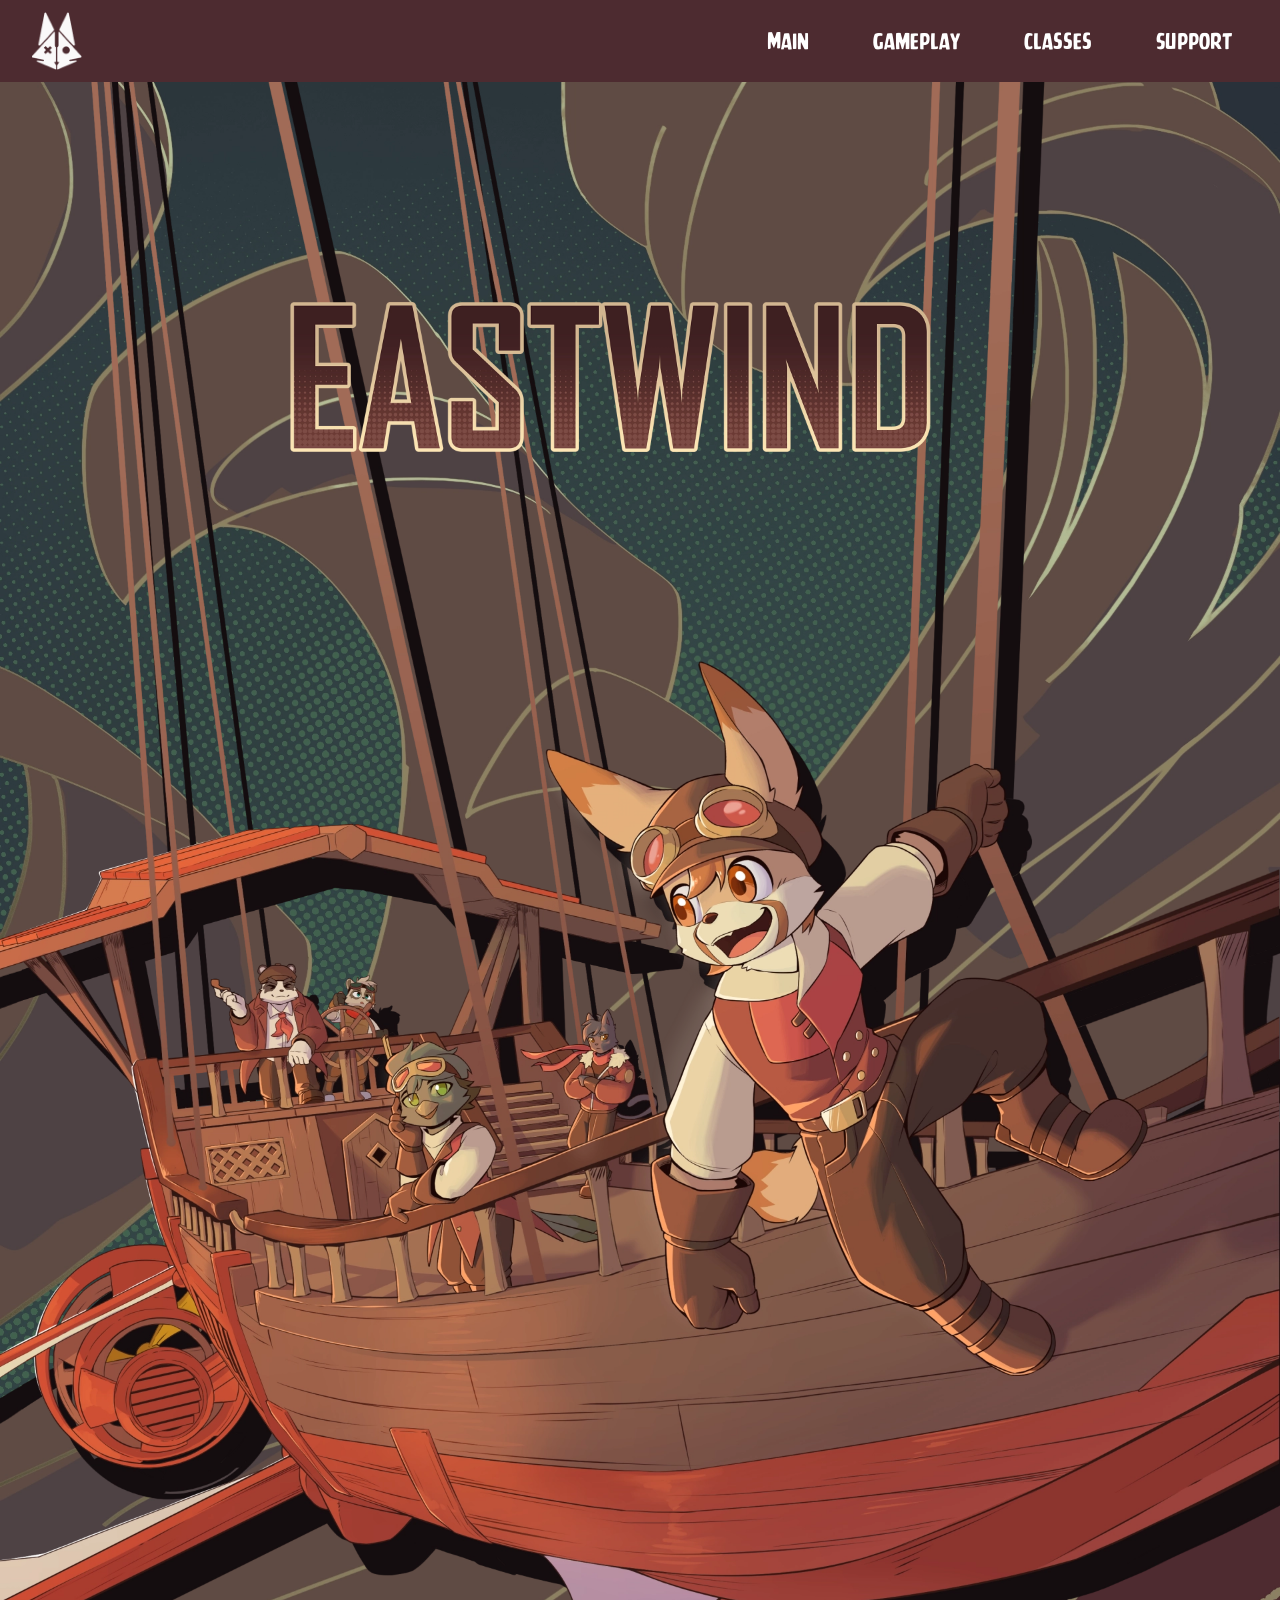
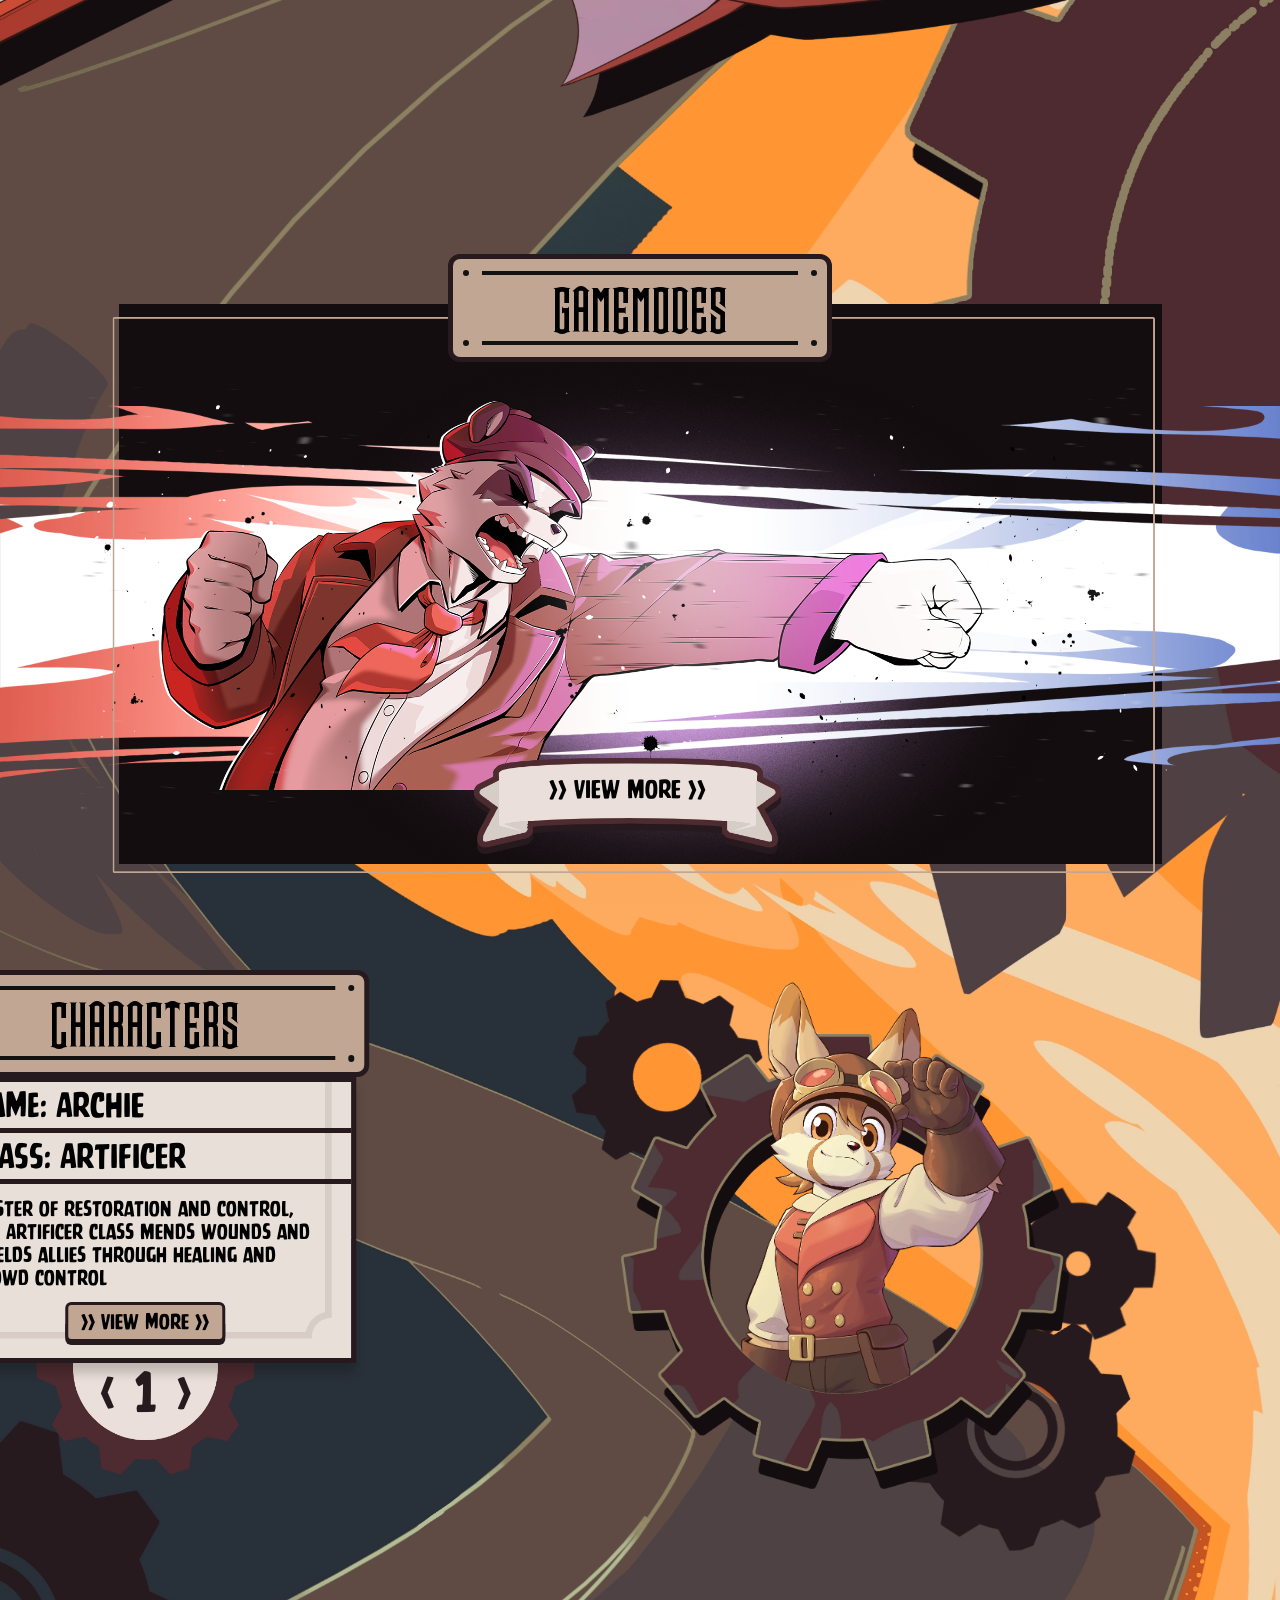
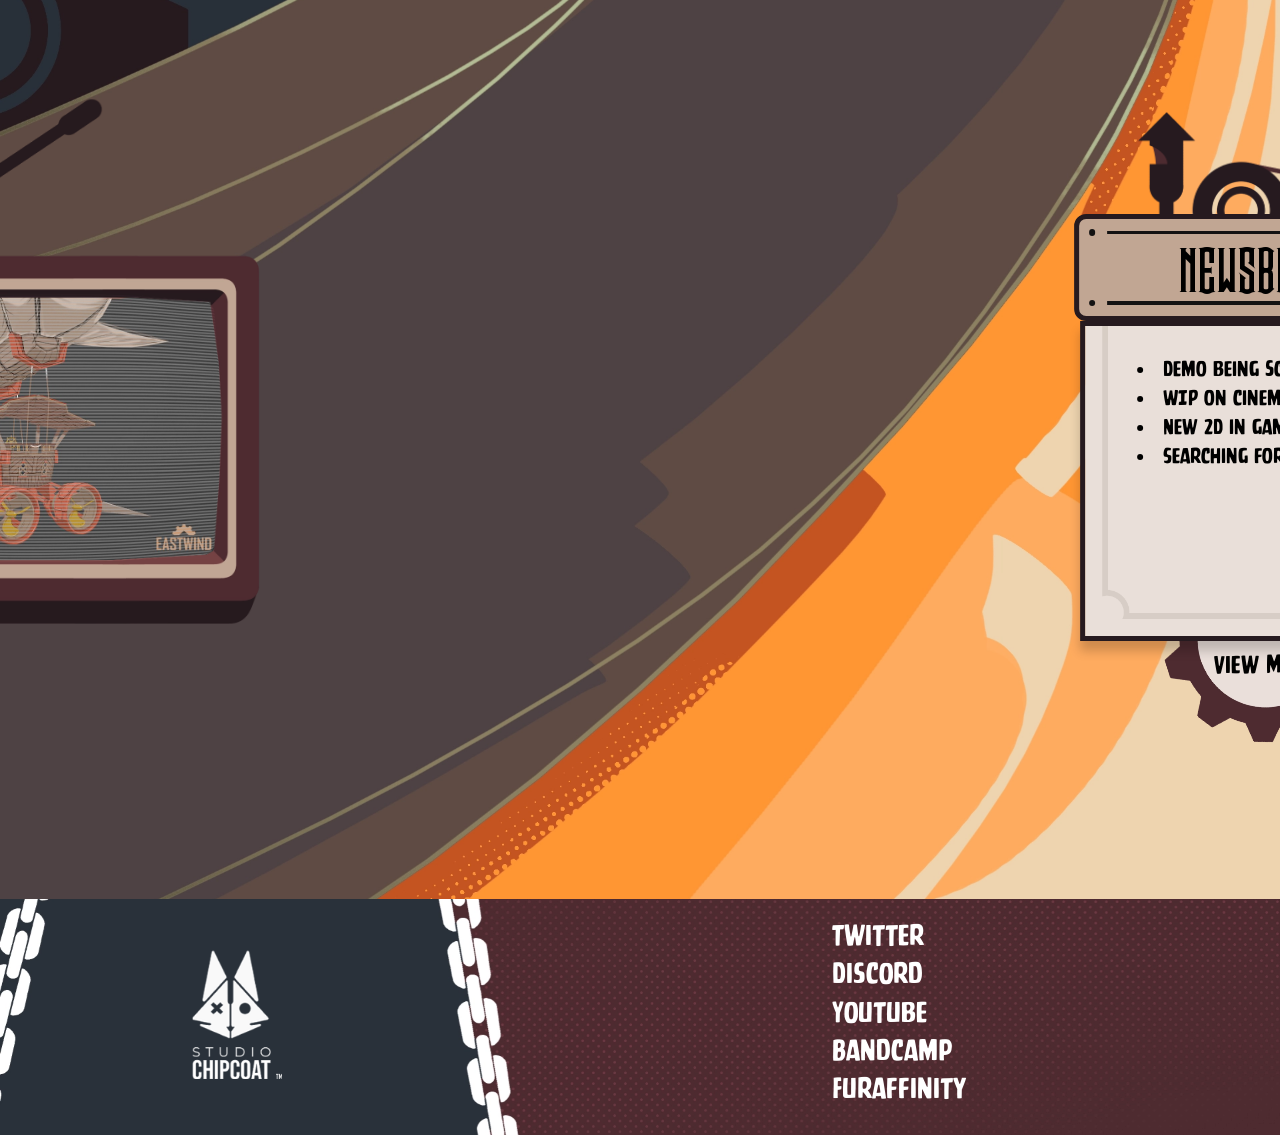
<file: index.html>
<!DOCTYPE html><html lang="en"><head><meta charSet="utf-8"/><meta name="viewport" content="width=device-width"/><link rel="apple-touch-icon" sizes="180x180" href="/apple-touch-icon.png"/><link rel="icon" type="image/png" sizes="32x32" href="/favicon-32x32.png"/><link rel="icon" type="image/png" sizes="16x16" href="/favicon-16x16.png"/><link rel="manifest" href="/site.webmanifest"/><meta name="next-head-count" content="6"/><link rel="preload" href="/_next/static/media/efc4f6744003176d-s.p.woff2" as="font" type="font/woff2" crossorigin="anonymous" data-next-font="size-adjust"/><link rel="preload" href="/_next/static/css/d8965c948efeacac.css" as="style"/><link rel="stylesheet" href="/_next/static/css/d8965c948efeacac.css" data-n-g=""/><noscript data-n-css=""></noscript><script defer="" nomodule="" src="/_next/static/chunks/polyfills-c67a75d1b6f99dc8.js"></script><script src="/_next/static/chunks/webpack-8fa1640cc84ba8fe.js" defer=""></script><script src="/_next/static/chunks/framework-2c79e2a64abdb08b.js" defer=""></script><script src="/_next/static/chunks/main-1f8fddb125eb5a56.js" defer=""></script><script src="/_next/static/chunks/pages/_app-38d592ae57888df8.js" defer=""></script><script src="/_next/static/chunks/962-4ec753da2269b176.js" defer=""></script><script src="/_next/static/chunks/pages/index-4beaeda7a7538a0d.js" defer=""></script><script src="/_next/static/_zXSKtteebY-EyRMU10CJ/_buildManifest.js" defer=""></script><script src="/_next/static/_zXSKtteebY-EyRMU10CJ/_ssgManifest.js" defer=""></script></head><body><div id="__next"><div class="__className_86f0a5 bg-black w-screen h-screen text-white text-4xl flex justify-center items-center fixed z-50">Loading...</div></div><script id="__NEXT_DATA__" type="application/json">{"props":{"pageProps":{}},"page":"/","query":{},"buildId":"_zXSKtteebY-EyRMU10CJ","nextExport":true,"autoExport":true,"isFallback":false,"scriptLoader":[]}</script></body></html>
</file>
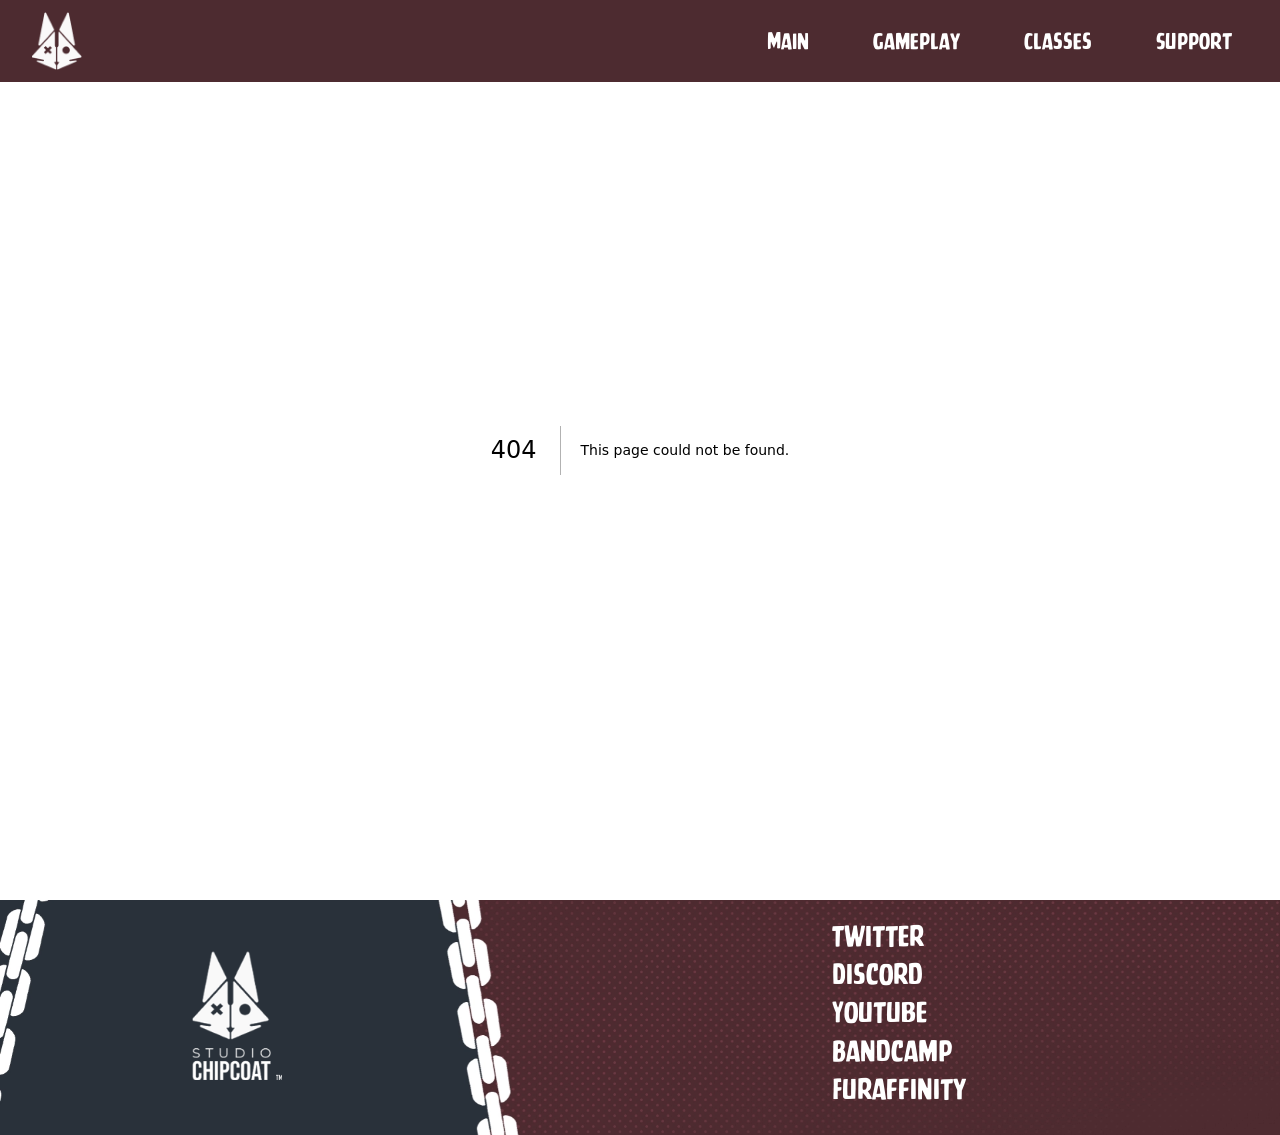
<file: 404/index.html>
<!DOCTYPE html><html lang="en"><head><meta charSet="utf-8"/><meta name="viewport" content="width=device-width"/><link rel="apple-touch-icon" sizes="180x180" href="/apple-touch-icon.png"/><link rel="icon" type="image/png" sizes="32x32" href="/favicon-32x32.png"/><link rel="icon" type="image/png" sizes="16x16" href="/favicon-16x16.png"/><link rel="manifest" href="/site.webmanifest"/><meta name="next-head-count" content="6"/><link rel="preload" href="/_next/static/media/efc4f6744003176d-s.p.woff2" as="font" type="font/woff2" crossorigin="anonymous" data-next-font="size-adjust"/><link rel="preload" href="/_next/static/css/d8965c948efeacac.css" as="style"/><link rel="stylesheet" href="/_next/static/css/d8965c948efeacac.css" data-n-g=""/><noscript data-n-css=""></noscript><script defer="" nomodule="" src="/_next/static/chunks/polyfills-c67a75d1b6f99dc8.js"></script><script src="/_next/static/chunks/webpack-8fa1640cc84ba8fe.js" defer=""></script><script src="/_next/static/chunks/framework-2c79e2a64abdb08b.js" defer=""></script><script src="/_next/static/chunks/main-1f8fddb125eb5a56.js" defer=""></script><script src="/_next/static/chunks/pages/_app-38d592ae57888df8.js" defer=""></script><script src="/_next/static/chunks/pages/_error-54de1933a164a1ff.js" defer=""></script><script src="/_next/static/_zXSKtteebY-EyRMU10CJ/_buildManifest.js" defer=""></script><script src="/_next/static/_zXSKtteebY-EyRMU10CJ/_ssgManifest.js" defer=""></script></head><body><div id="__next"><div class="__className_86f0a5 bg-black w-screen h-screen text-white text-4xl flex justify-center items-center fixed z-50">Loading...</div></div><script id="__NEXT_DATA__" type="application/json">{"props":{"pageProps":{"statusCode":404}},"page":"/_error","query":{},"buildId":"_zXSKtteebY-EyRMU10CJ","nextExport":true,"isFallback":false,"gip":true,"scriptLoader":[]}</script></body></html>
</file>
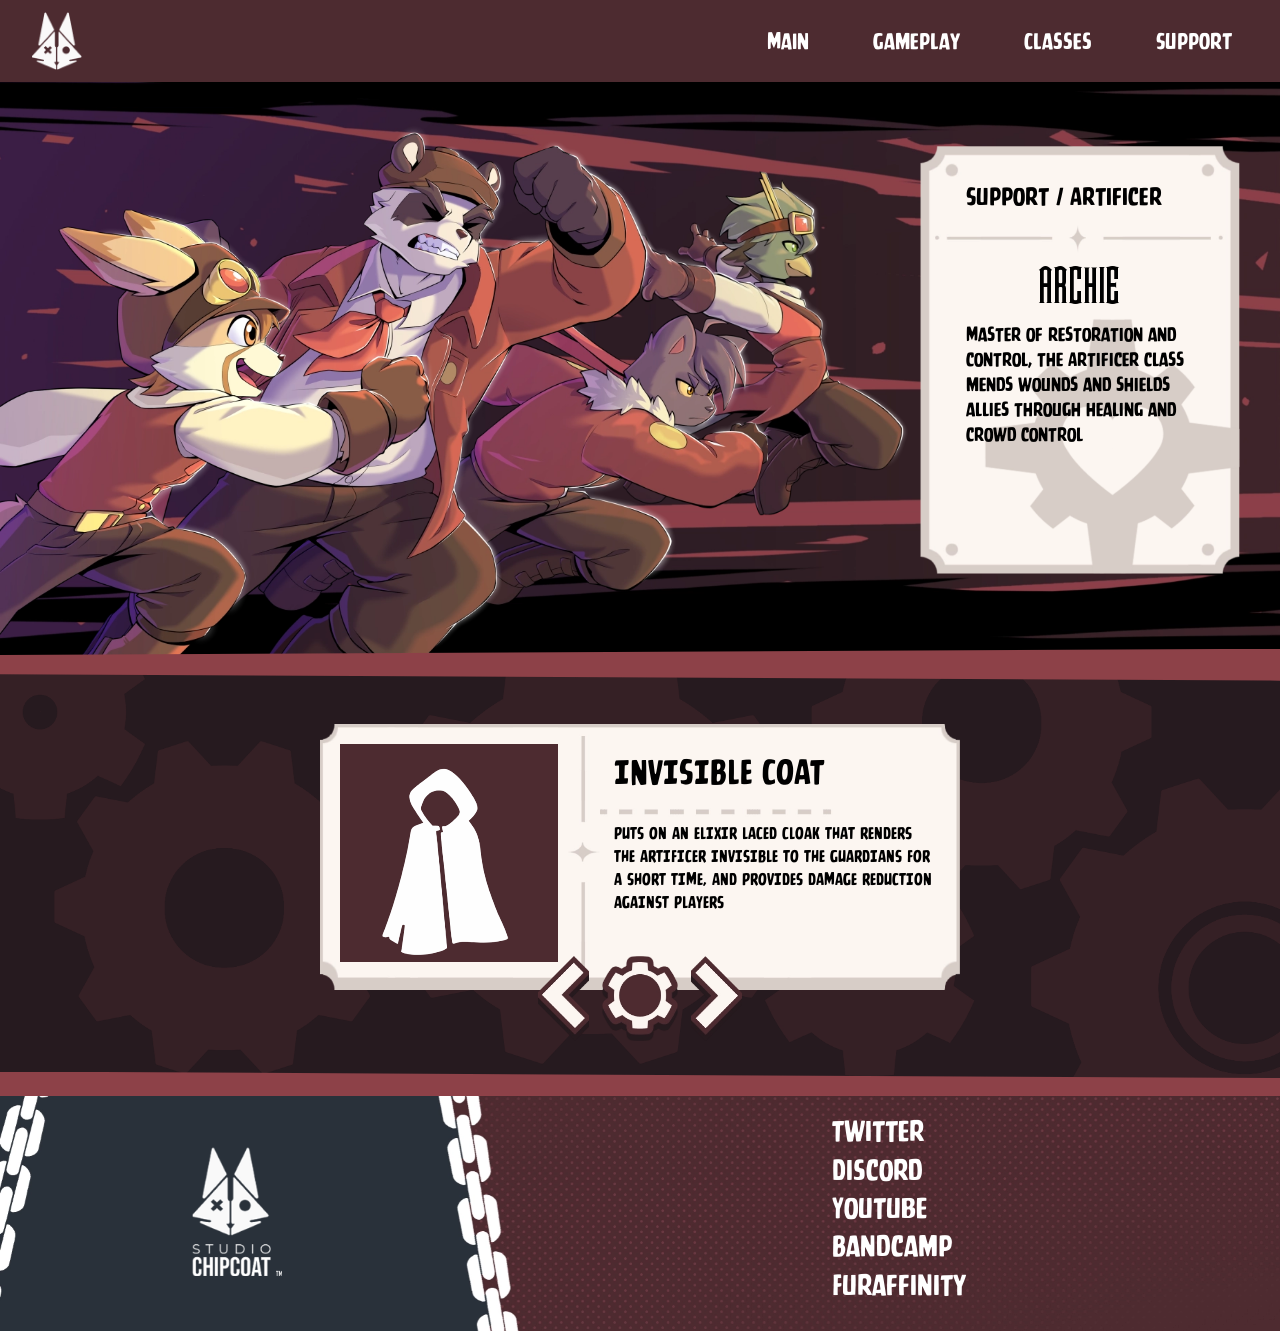
<file: classes/index.html>
<!DOCTYPE html><html lang="en"><head><meta charSet="utf-8"/><meta name="viewport" content="width=device-width"/><link rel="apple-touch-icon" sizes="180x180" href="/apple-touch-icon.png"/><link rel="icon" type="image/png" sizes="32x32" href="/favicon-32x32.png"/><link rel="icon" type="image/png" sizes="16x16" href="/favicon-16x16.png"/><link rel="manifest" href="/site.webmanifest"/><meta name="next-head-count" content="6"/><link rel="preload" href="/_next/static/media/efc4f6744003176d-s.p.woff2" as="font" type="font/woff2" crossorigin="anonymous" data-next-font="size-adjust"/><link rel="preload" href="/_next/static/css/d8965c948efeacac.css" as="style"/><link rel="stylesheet" href="/_next/static/css/d8965c948efeacac.css" data-n-g=""/><noscript data-n-css=""></noscript><script defer="" nomodule="" src="/_next/static/chunks/polyfills-c67a75d1b6f99dc8.js"></script><script src="/_next/static/chunks/webpack-8fa1640cc84ba8fe.js" defer=""></script><script src="/_next/static/chunks/framework-2c79e2a64abdb08b.js" defer=""></script><script src="/_next/static/chunks/main-1f8fddb125eb5a56.js" defer=""></script><script src="/_next/static/chunks/pages/_app-38d592ae57888df8.js" defer=""></script><script src="/_next/static/chunks/962-4ec753da2269b176.js" defer=""></script><script src="/_next/static/chunks/675-bcdfb9428d6303df.js" defer=""></script><script src="/_next/static/chunks/pages/classes-025e448471ae06ff.js" defer=""></script><script src="/_next/static/_zXSKtteebY-EyRMU10CJ/_buildManifest.js" defer=""></script><script src="/_next/static/_zXSKtteebY-EyRMU10CJ/_ssgManifest.js" defer=""></script></head><body><div id="__next"><div class="__className_86f0a5 bg-black w-screen h-screen text-white text-4xl flex justify-center items-center fixed z-50">Loading...</div></div><script id="__NEXT_DATA__" type="application/json">{"props":{"pageProps":{}},"page":"/classes","query":{},"buildId":"_zXSKtteebY-EyRMU10CJ","nextExport":true,"autoExport":true,"isFallback":false,"scriptLoader":[]}</script></body></html>
</file>
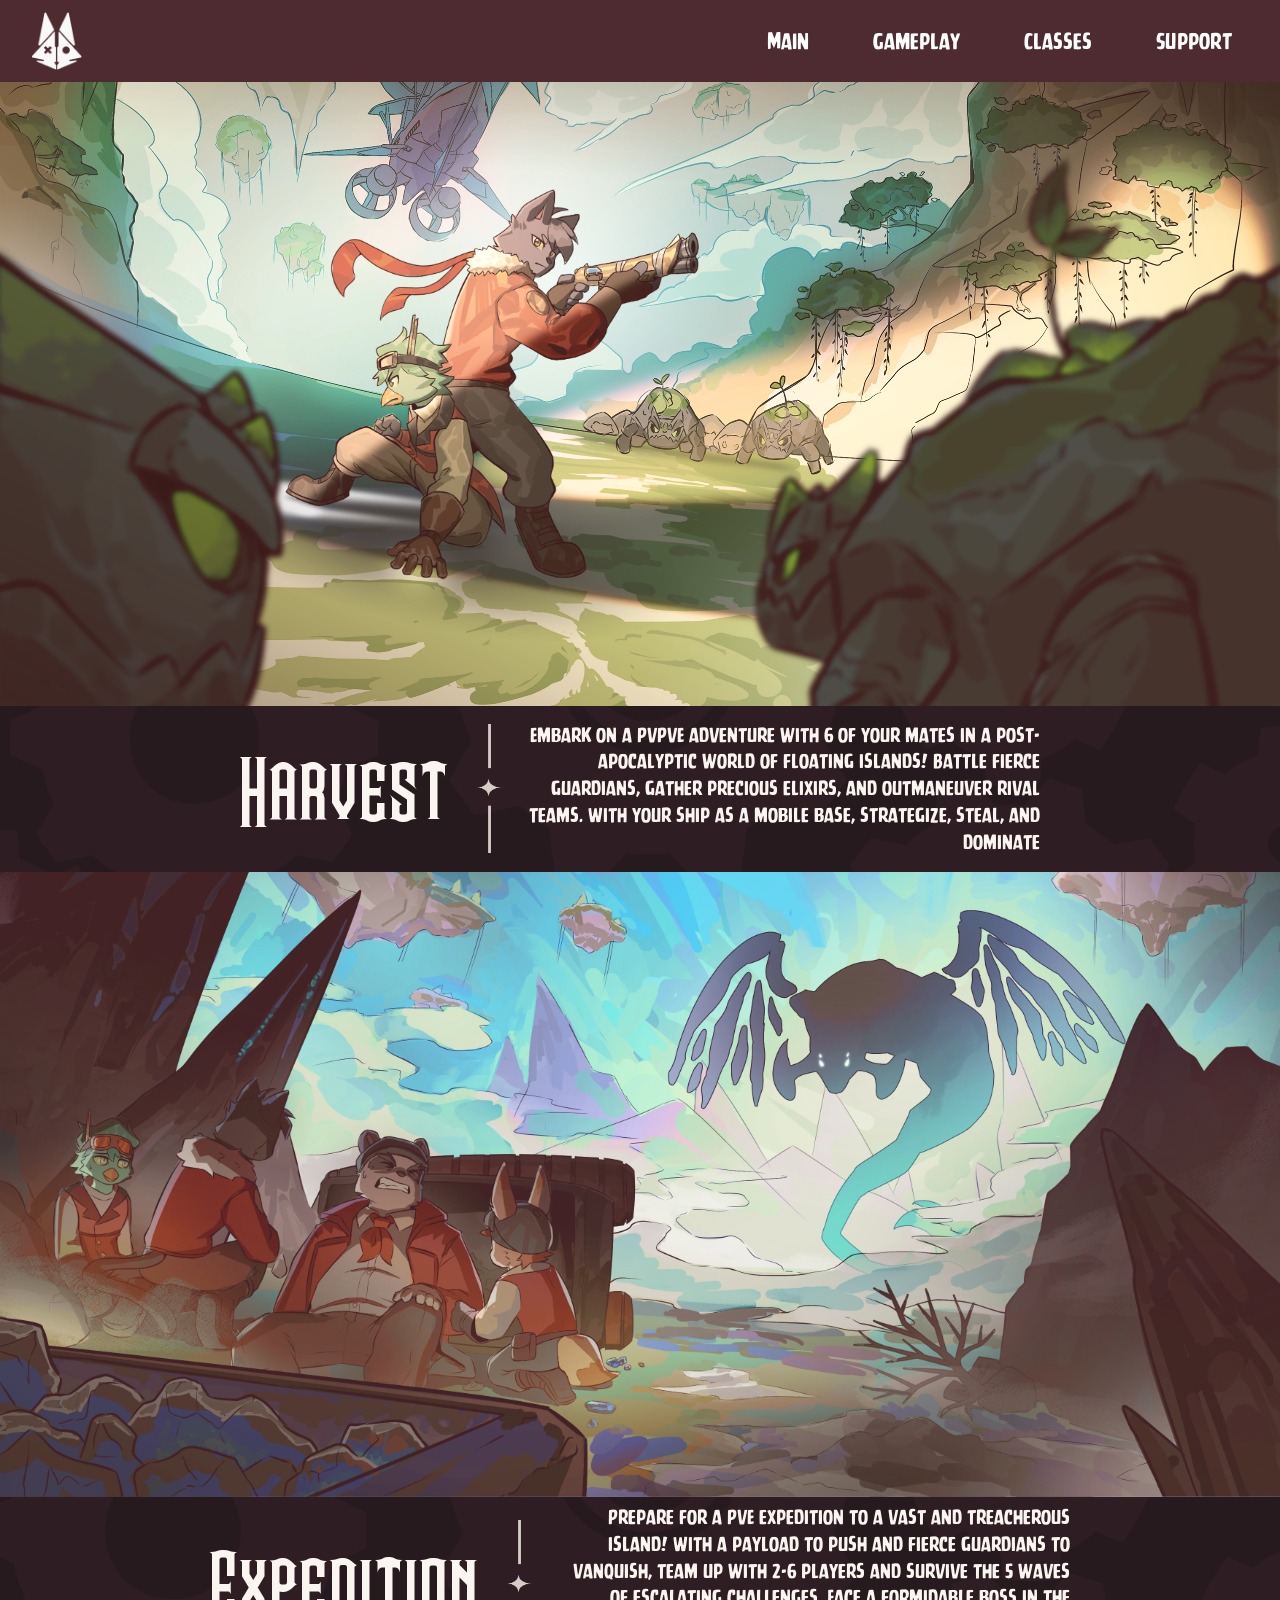
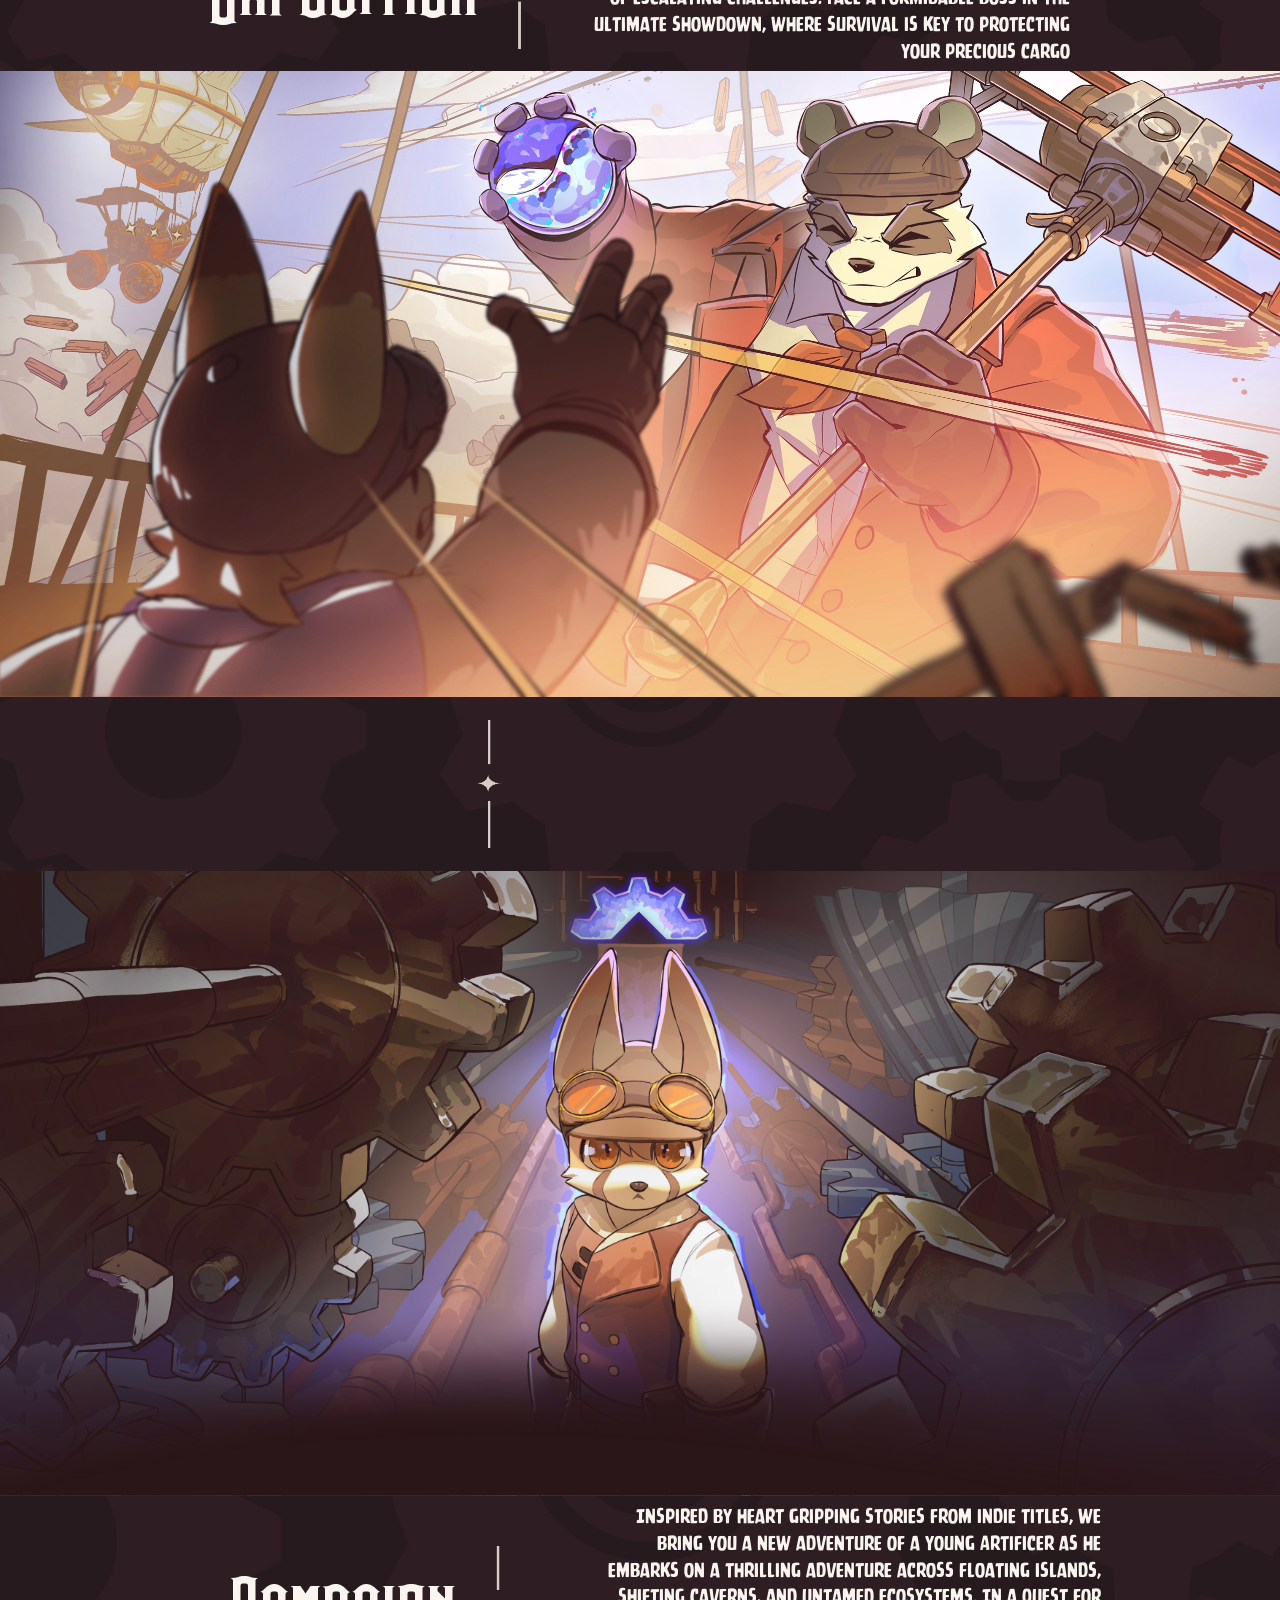
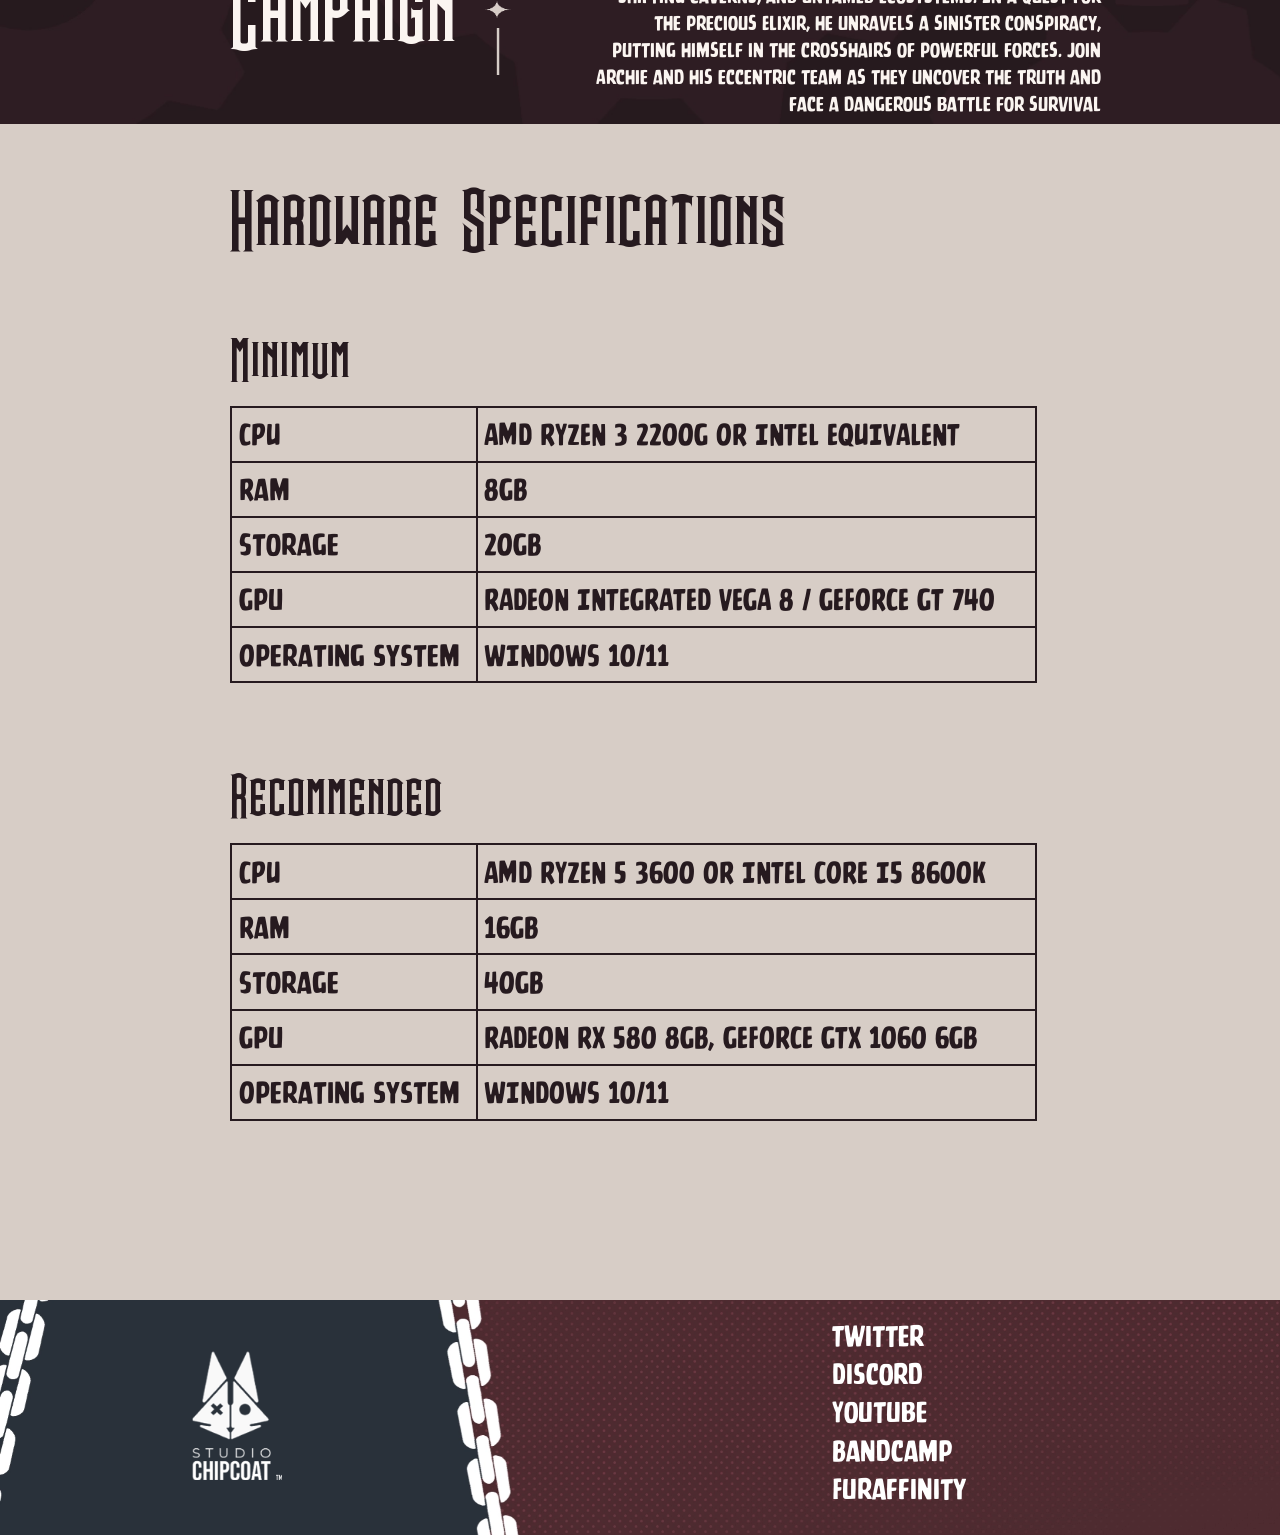
<file: gameplay/index.html>
<!DOCTYPE html><html lang="en"><head><meta charSet="utf-8"/><meta name="viewport" content="width=device-width"/><link rel="apple-touch-icon" sizes="180x180" href="/apple-touch-icon.png"/><link rel="icon" type="image/png" sizes="32x32" href="/favicon-32x32.png"/><link rel="icon" type="image/png" sizes="16x16" href="/favicon-16x16.png"/><link rel="manifest" href="/site.webmanifest"/><meta name="next-head-count" content="6"/><link rel="preload" href="/_next/static/media/efc4f6744003176d-s.p.woff2" as="font" type="font/woff2" crossorigin="anonymous" data-next-font="size-adjust"/><link rel="preload" href="/_next/static/css/d8965c948efeacac.css" as="style"/><link rel="stylesheet" href="/_next/static/css/d8965c948efeacac.css" data-n-g=""/><noscript data-n-css=""></noscript><script defer="" nomodule="" src="/_next/static/chunks/polyfills-c67a75d1b6f99dc8.js"></script><script src="/_next/static/chunks/webpack-8fa1640cc84ba8fe.js" defer=""></script><script src="/_next/static/chunks/framework-2c79e2a64abdb08b.js" defer=""></script><script src="/_next/static/chunks/main-1f8fddb125eb5a56.js" defer=""></script><script src="/_next/static/chunks/pages/_app-38d592ae57888df8.js" defer=""></script><script src="/_next/static/chunks/962-4ec753da2269b176.js" defer=""></script><script src="/_next/static/chunks/324-e2b662e2fdb98b8b.js" defer=""></script><script src="/_next/static/chunks/pages/gameplay-e4b2f0eee90e85b0.js" defer=""></script><script src="/_next/static/_zXSKtteebY-EyRMU10CJ/_buildManifest.js" defer=""></script><script src="/_next/static/_zXSKtteebY-EyRMU10CJ/_ssgManifest.js" defer=""></script></head><body><div id="__next"><div class="__className_86f0a5 bg-black w-screen h-screen text-white text-4xl flex justify-center items-center fixed z-50">Loading...</div></div><script id="__NEXT_DATA__" type="application/json">{"props":{"pageProps":{}},"page":"/gameplay","query":{},"buildId":"_zXSKtteebY-EyRMU10CJ","nextExport":true,"autoExport":true,"isFallback":false,"scriptLoader":[]}</script></body></html>
</file>
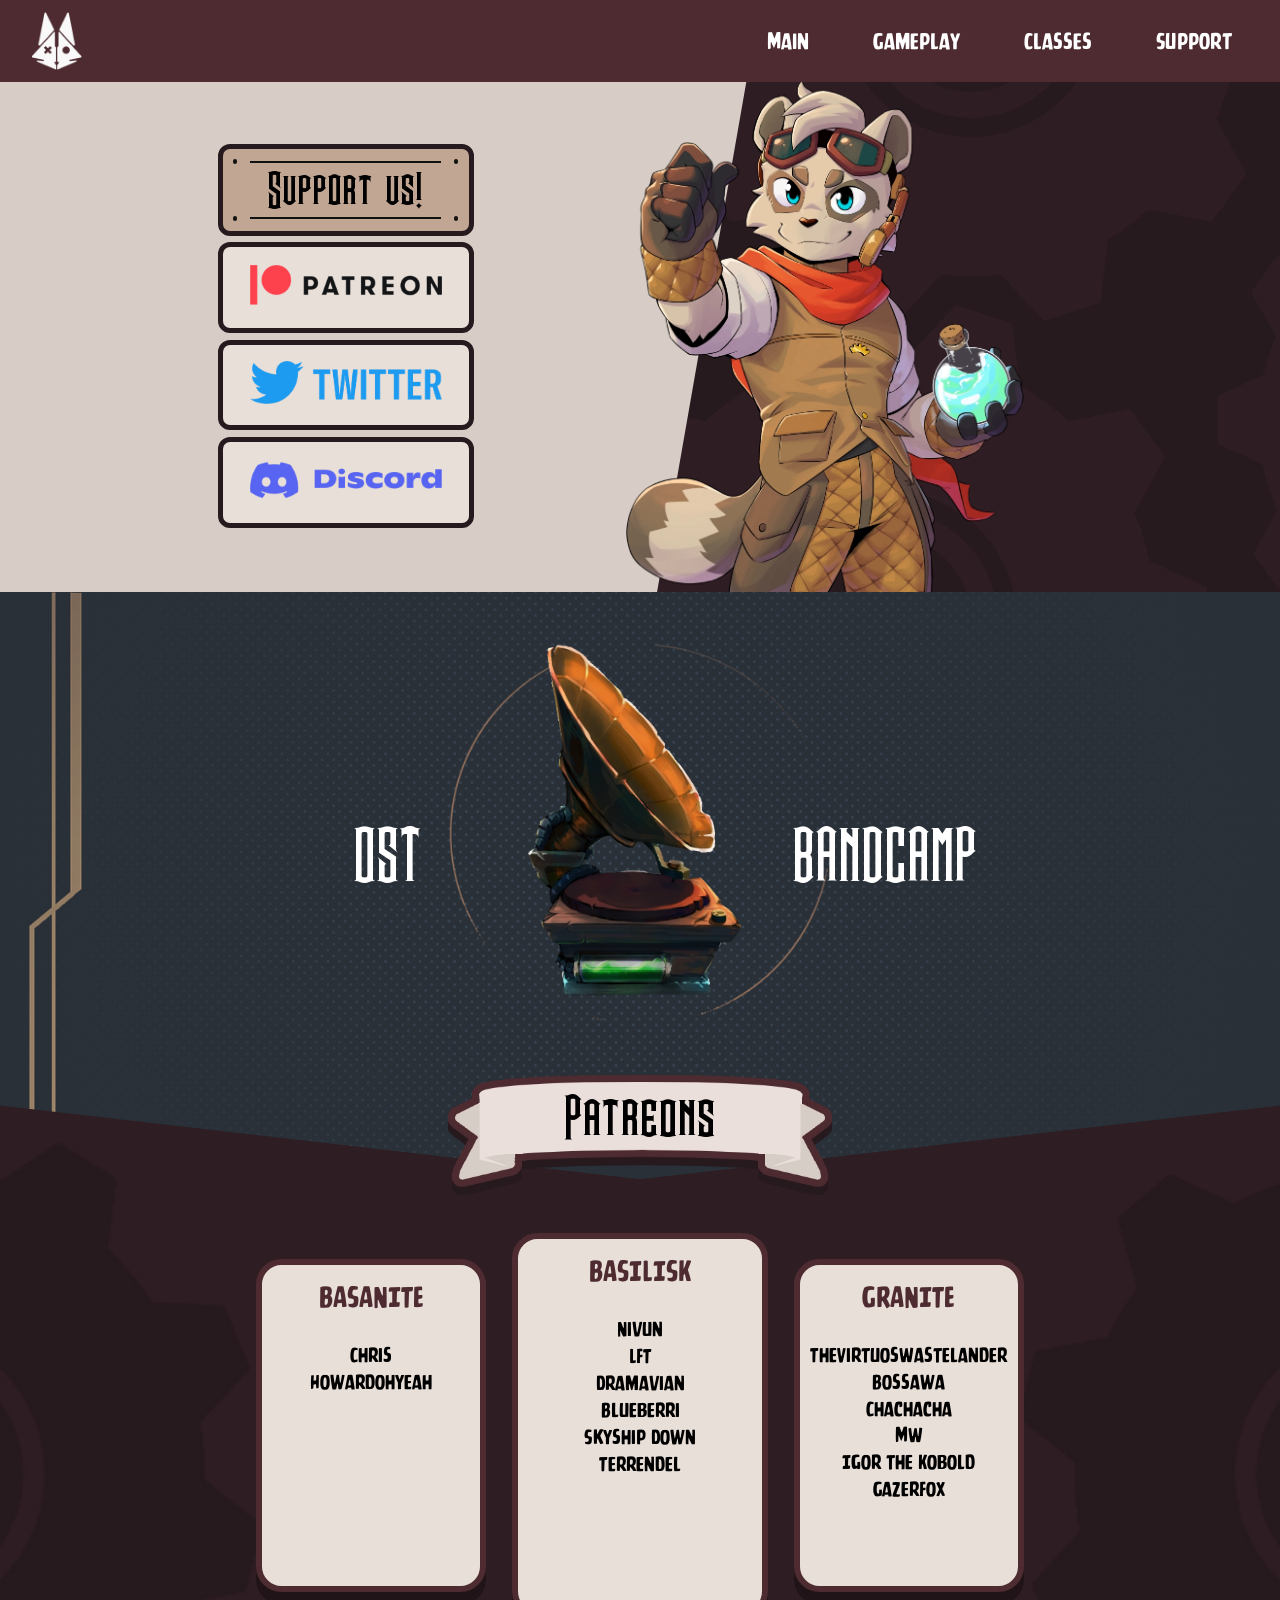
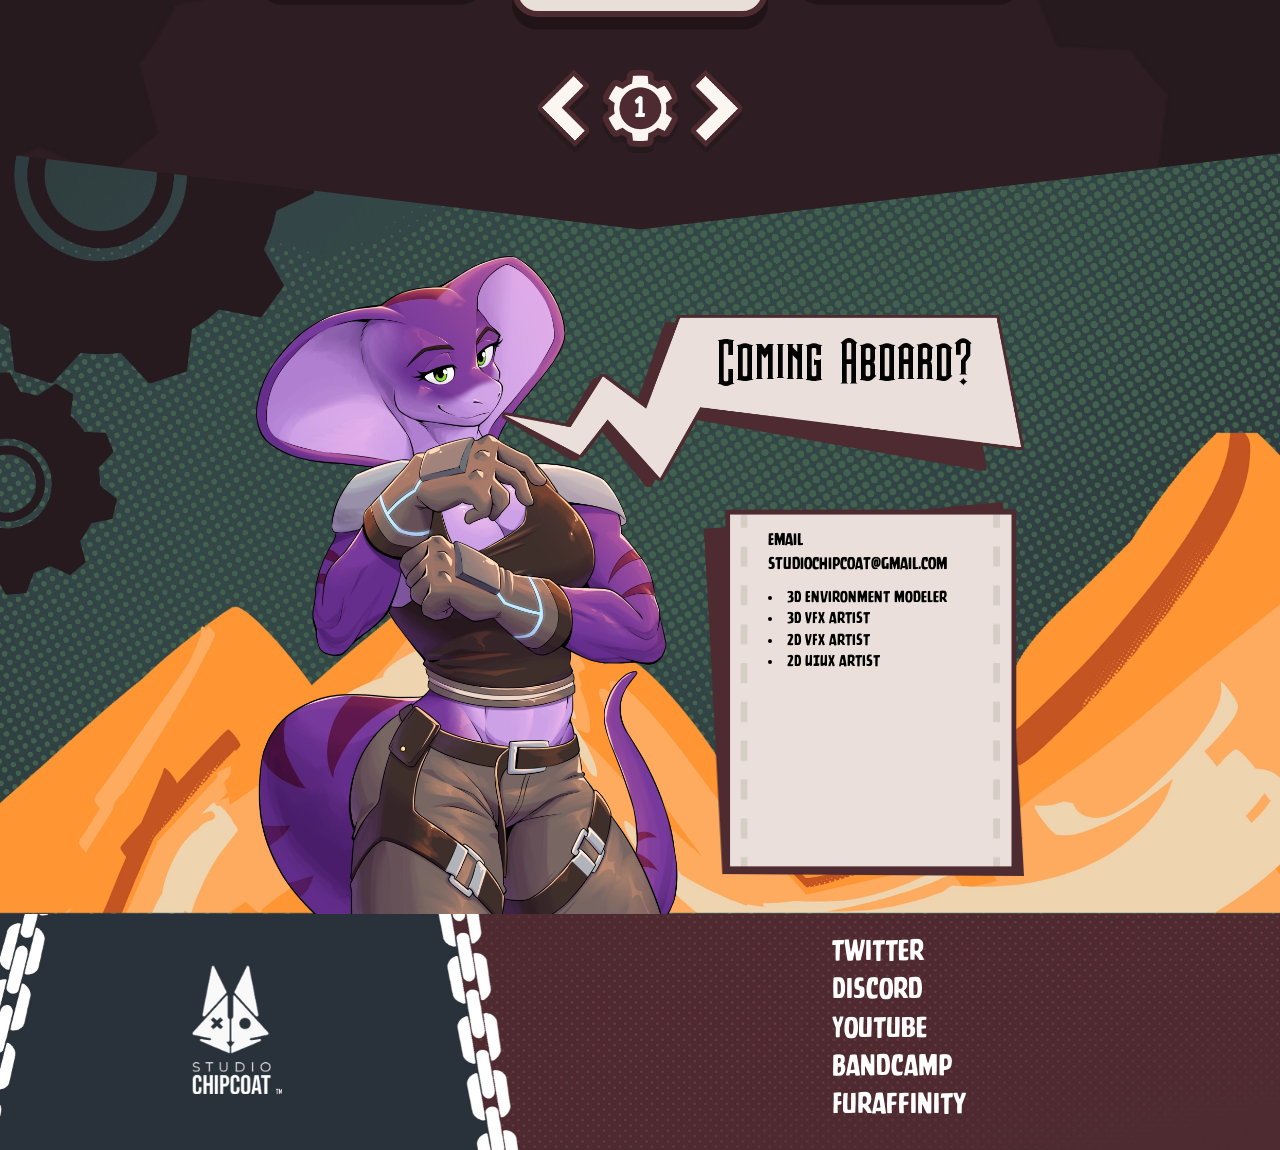
<file: support/index.html>
<!DOCTYPE html><html lang="en"><head><meta charSet="utf-8"/><meta name="viewport" content="width=device-width"/><link rel="apple-touch-icon" sizes="180x180" href="/apple-touch-icon.png"/><link rel="icon" type="image/png" sizes="32x32" href="/favicon-32x32.png"/><link rel="icon" type="image/png" sizes="16x16" href="/favicon-16x16.png"/><link rel="manifest" href="/site.webmanifest"/><meta name="next-head-count" content="6"/><link rel="preload" href="/_next/static/media/efc4f6744003176d-s.p.woff2" as="font" type="font/woff2" crossorigin="anonymous" data-next-font="size-adjust"/><link rel="preload" href="/_next/static/css/d8965c948efeacac.css" as="style"/><link rel="stylesheet" href="/_next/static/css/d8965c948efeacac.css" data-n-g=""/><noscript data-n-css=""></noscript><script defer="" nomodule="" src="/_next/static/chunks/polyfills-c67a75d1b6f99dc8.js"></script><script src="/_next/static/chunks/webpack-8fa1640cc84ba8fe.js" defer=""></script><script src="/_next/static/chunks/framework-2c79e2a64abdb08b.js" defer=""></script><script src="/_next/static/chunks/main-1f8fddb125eb5a56.js" defer=""></script><script src="/_next/static/chunks/pages/_app-38d592ae57888df8.js" defer=""></script><script src="/_next/static/chunks/962-4ec753da2269b176.js" defer=""></script><script src="/_next/static/chunks/pages/support-f1c666e25efe64c5.js" defer=""></script><script src="/_next/static/_zXSKtteebY-EyRMU10CJ/_buildManifest.js" defer=""></script><script src="/_next/static/_zXSKtteebY-EyRMU10CJ/_ssgManifest.js" defer=""></script></head><body><div id="__next"><div class="__className_86f0a5 bg-black w-screen h-screen text-white text-4xl flex justify-center items-center fixed z-50">Loading...</div></div><script id="__NEXT_DATA__" type="application/json">{"props":{"pageProps":{}},"page":"/support","query":{},"buildId":"_zXSKtteebY-EyRMU10CJ","nextExport":true,"autoExport":true,"isFallback":false,"scriptLoader":[]}</script></body></html>
</file>
<file: _next/static/css/d8965c948efeacac.css>
@font-face{font-family:battlecry;src:url(/fonts/battlecry.woff2) format("woff2")}@font-face{font-family:steamwreck;src:url(/fonts/steamwreck.woff2) format("woff2")}

/*
! tailwindcss v3.2.7 | MIT License | https://tailwindcss.com
*/*,:after,:before{box-sizing:border-box;border:0 solid #e5e7eb}:after,:before{--tw-content:""}html{line-height:1.5;-webkit-text-size-adjust:100%;-moz-tab-size:4;-o-tab-size:4;tab-size:4;font-family:ui-sans-serif,system-ui,-apple-system,BlinkMacSystemFont,Segoe UI,Roboto,Helvetica Neue,Arial,Noto Sans,sans-serif,Apple Color Emoji,Segoe UI Emoji,Segoe UI Symbol,Noto Color Emoji;font-feature-settings:normal}body{margin:0;line-height:inherit}hr{height:0;color:inherit;border-top-width:1px}abbr:where([title]){-webkit-text-decoration:underline dotted;text-decoration:underline dotted}h1,h2,h3,h4,h5,h6{font-size:inherit;font-weight:inherit}a{text-decoration:inherit}b,strong{font-weight:bolder}code,kbd,pre,samp{font-family:ui-monospace,SFMono-Regular,Menlo,Monaco,Consolas,Liberation Mono,Courier New,monospace;font-size:1em}small{font-size:80%}sub,sup{font-size:75%;line-height:0;position:relative;vertical-align:baseline}sub{bottom:-.25em}sup{top:-.5em}table{text-indent:0;border-color:inherit;border-collapse:collapse}button,input,optgroup,select,textarea{font-family:inherit;font-size:100%;font-weight:inherit;line-height:inherit;color:inherit;margin:0;padding:0}button,select{text-transform:none}[type=button],[type=reset],[type=submit],button{-webkit-appearance:button;background-color:transparent;background-image:none}:-moz-focusring{outline:auto}:-moz-ui-invalid{box-shadow:none}progress{vertical-align:baseline}::-webkit-inner-spin-button,::-webkit-outer-spin-button{height:auto}[type=search]{-webkit-appearance:textfield;outline-offset:-2px}::-webkit-search-decoration{-webkit-appearance:none}::-webkit-file-upload-button{-webkit-appearance:button;font:inherit}summary{display:list-item}blockquote,dd,dl,figure,h1,h2,h3,h4,h5,h6,hr,p,pre{margin:0}fieldset{margin:0}fieldset,legend{padding:0}menu,ol,ul{list-style:none;margin:0;padding:0}textarea{resize:vertical}input::-moz-placeholder,textarea::-moz-placeholder{opacity:1;color:#9ca3af}input::placeholder,textarea::placeholder{opacity:1;color:#9ca3af}[role=button],button{cursor:pointer}:disabled{cursor:default}audio,canvas,embed,iframe,img,object,svg,video{display:block;vertical-align:middle}img,video{max-width:100%;height:auto}[hidden]{display:none}*,:after,:before{--tw-border-spacing-x:0;--tw-border-spacing-y:0;--tw-translate-x:0;--tw-translate-y:0;--tw-rotate:0;--tw-skew-x:0;--tw-skew-y:0;--tw-scale-x:1;--tw-scale-y:1;--tw-pan-x: ;--tw-pan-y: ;--tw-pinch-zoom: ;--tw-scroll-snap-strictness:proximity;--tw-ordinal: ;--tw-slashed-zero: ;--tw-numeric-figure: ;--tw-numeric-spacing: ;--tw-numeric-fraction: ;--tw-ring-inset: ;--tw-ring-offset-width:0px;--tw-ring-offset-color:#fff;--tw-ring-color:rgba(59,130,246,.5);--tw-ring-offset-shadow:0 0 #0000;--tw-ring-shadow:0 0 #0000;--tw-shadow:0 0 #0000;--tw-shadow-colored:0 0 #0000;--tw-blur: ;--tw-brightness: ;--tw-contrast: ;--tw-grayscale: ;--tw-hue-rotate: ;--tw-invert: ;--tw-saturate: ;--tw-sepia: ;--tw-drop-shadow: ;--tw-backdrop-blur: ;--tw-backdrop-brightness: ;--tw-backdrop-contrast: ;--tw-backdrop-grayscale: ;--tw-backdrop-hue-rotate: ;--tw-backdrop-invert: ;--tw-backdrop-opacity: ;--tw-backdrop-saturate: ;--tw-backdrop-sepia: }::backdrop{--tw-border-spacing-x:0;--tw-border-spacing-y:0;--tw-translate-x:0;--tw-translate-y:0;--tw-rotate:0;--tw-skew-x:0;--tw-skew-y:0;--tw-scale-x:1;--tw-scale-y:1;--tw-pan-x: ;--tw-pan-y: ;--tw-pinch-zoom: ;--tw-scroll-snap-strictness:proximity;--tw-ordinal: ;--tw-slashed-zero: ;--tw-numeric-figure: ;--tw-numeric-spacing: ;--tw-numeric-fraction: ;--tw-ring-inset: ;--tw-ring-offset-width:0px;--tw-ring-offset-color:#fff;--tw-ring-color:rgba(59,130,246,.5);--tw-ring-offset-shadow:0 0 #0000;--tw-ring-shadow:0 0 #0000;--tw-shadow:0 0 #0000;--tw-shadow-colored:0 0 #0000;--tw-blur: ;--tw-brightness: ;--tw-contrast: ;--tw-grayscale: ;--tw-hue-rotate: ;--tw-invert: ;--tw-saturate: ;--tw-sepia: ;--tw-drop-shadow: ;--tw-backdrop-blur: ;--tw-backdrop-brightness: ;--tw-backdrop-contrast: ;--tw-backdrop-grayscale: ;--tw-backdrop-hue-rotate: ;--tw-backdrop-invert: ;--tw-backdrop-opacity: ;--tw-backdrop-saturate: ;--tw-backdrop-sepia: }.pointer-events-none{pointer-events:none}.invisible{visibility:hidden}.fixed{position:fixed}.absolute{position:absolute}.relative{position:relative}.-bottom-\[7vw\]{bottom:-7vw}.-bottom-\[9vw\]{bottom:-9vw}.-left-\[10vw\]{left:-10vw}.-left-\[25vw\]{left:-25vw}.bottom-0{bottom:0}.bottom-\[-0\.55vw\]{bottom:-.55vw}.bottom-\[-4vw\]{bottom:-4vw}.bottom-\[14\.5vw\]{bottom:14.5vw}.bottom-\[16vw\]{bottom:16vw}.bottom-\[18\.4vw\]{bottom:18.4vw}.bottom-\[18\.5vw\]{bottom:18.5vw}.bottom-\[18\.6vw\]{bottom:18.6vw}.bottom-\[35vw\]{bottom:35vw}.bottom-\[3vw\]{bottom:3vw}.bottom-\[4\.1vw\]{bottom:4.1vw}.bottom-\[4\.95vw\]{bottom:4.95vw}.bottom-\[7\.5vw\]{bottom:7.5vw}.left-0{left:0}.left-\[-8vw\]{left:-8vw}.left-\[13vw\]{left:13vw}.left-\[15vw\]{left:15vw}.left-\[17vw\]{left:17vw}.left-\[26\.3vw\]{left:26.3vw}.left-\[26vw\]{left:26vw}.left-\[28\.3vw\]{left:28.3vw}.left-\[28vw\]{left:28vw}.left-\[2vw\]{left:2vw}.left-\[38vw\]{left:38vw}.left-\[3vw\]{left:3vw}.left-\[4\.6vw\]{left:4.6vw}.left-\[5vw\]{left:5vw}.left-\[65vw\]{left:65vw}.left-\[6vw\]{left:6vw}.left-\[8\.5vw\]{left:8.5vw}.left-\[8vw\]{left:8vw}.right-0{right:0}.right-\[-10vw\]{right:-10vw}.right-\[20vw\]{right:20vw}.right-\[4vw\]{right:4vw}.top-0{top:0}.top-\[-8vw\]{top:-8vw}.top-\[1\.3vw\]{top:1.3vw}.top-\[10vw\]{top:10vw}.top-\[32vw\]{top:32vw}.top-\[3vw\]{top:3vw}.top-\[4\.4vw\]{top:4.4vw}.top-\[4vw\]{top:4vw}.top-\[5vw\]{top:5vw}.top-\[6vw\]{top:6vw}.-z-10{z-index:-10}.z-10{z-index:10}.z-20{z-index:20}.z-30{z-index:30}.z-40{z-index:40}.z-50{z-index:50}.mx-\[10\.6vw\]{margin-left:10.6vw;margin-right:10.6vw}.mx-\[2vw\]{margin-left:2vw;margin-right:2vw}.mx-\[3\.6vw\]{margin-left:3.6vw;margin-right:3.6vw}.mx-\[7\.6vw\]{margin-left:7.6vw;margin-right:7.6vw}.mx-auto{margin-left:auto;margin-right:auto}.-mb-2{margin-bottom:-.5rem}.-mb-\[2vw\]{margin-bottom:-2vw}.-mb-\[3\.5vw\]{margin-bottom:-3.5vw}.-ml-\[15vw\]{margin-left:-15vw}.-mt-2{margin-top:-.5rem}.-mt-\[0\.6vw\]{margin-top:-.6vw}.-mt-\[15vw\]{margin-top:-15vw}.-mt-\[3\.7vw\]{margin-top:-3.7vw}.-mt-\[5vw\]{margin-top:-5vw}.-mt-\[7vw\]{margin-top:-7vw}.mb-\[10vw\]{margin-bottom:10vw}.mb-\[4vw\]{margin-bottom:4vw}.ml-\[2vw\]{margin-left:2vw}.ml-\[6vw\]{margin-left:6vw}.ml-px{margin-left:1px}.mr-0{margin-right:0}.mt-\[-1\.4vw\]{margin-top:-1.4vw}.mt-\[-26vw\]{margin-top:-26vw}.mt-\[-30vw\]{margin-top:-30vw}.mt-\[-5vw\]{margin-top:-5vw}.mt-\[10vw\]{margin-top:10vw}.mt-\[15vw\]{margin-top:15vw}.mt-\[1vw\]{margin-top:1vw}.mt-\[2\.6vw\]{margin-top:2.6vw}.mt-\[2vw\]{margin-top:2vw}.mt-\[30vw\]{margin-top:30vw}.mt-\[3vw\]{margin-top:3vw}.mt-\[4vw\]{margin-top:4vw}.mt-\[7\.6vw\]{margin-top:7.6vw}.mt-\[8\.0vw\]{margin-top:8vw}.block{display:block}.inline-block{display:inline-block}.flex{display:flex}.hidden{display:none}.aspect-\[1000\/1016\]{aspect-ratio:1000/1016}.aspect-\[108\/126\]{aspect-ratio:108/126}.aspect-\[1151\/1170\]{aspect-ratio:1151/1170}.aspect-\[1211\/1240\]{aspect-ratio:1211/1240}.aspect-\[135\/149\]{aspect-ratio:135/149}.aspect-\[1478\/1062\]{aspect-ratio:1478/1062}.aspect-\[1493\/1280\]{aspect-ratio:1493/1280}.aspect-\[1561\/1130\]{aspect-ratio:1561/1130}.aspect-\[1920\/1031\]{aspect-ratio:1920/1031}.aspect-\[1920\/1300\]{aspect-ratio:1920/1300}.aspect-\[1920\/230\]{aspect-ratio:1920/230}.aspect-\[1920\/2486\]{aspect-ratio:1920/2486}.aspect-\[1920\/450\]{aspect-ratio:1920/450}.aspect-\[1920\/768\]{aspect-ratio:1920/768}.aspect-\[1920\/981\]{aspect-ratio:1920/981}.aspect-\[235\/338\]{aspect-ratio:235/338}.aspect-\[2560\/1251\]{aspect-ratio:2560/1251}.aspect-\[315\/324\]{aspect-ratio:315/324}.aspect-\[382\/446\]{aspect-ratio:382/446}.aspect-\[384\/486\]{aspect-ratio:384/486}.aspect-\[390\/438\]{aspect-ratio:390/438}.aspect-\[40\/201\]{aspect-ratio:40/201}.aspect-\[442\/455\]{aspect-ratio:442/455}.aspect-\[475\/475\]{aspect-ratio:475/475}.aspect-\[476\/477\]{aspect-ratio:476/477}.aspect-\[493\/659\]{aspect-ratio:493/659}.aspect-\[497\/94\]{aspect-ratio:497/94}.aspect-\[503\/114\]{aspect-ratio:503/114}.aspect-\[511\/500\]{aspect-ratio:511/500}.aspect-\[525\/302\]{aspect-ratio:525/302}.aspect-\[558\/116\]{aspect-ratio:558/116}.aspect-\[560\/175\]{aspect-ratio:560/175}.aspect-\[618\/642\]{aspect-ratio:618/642}.aspect-\[620\/638\]{aspect-ratio:620/638}.aspect-\[664\/776\]{aspect-ratio:664/776}.aspect-\[708\/497\]{aspect-ratio:708/497}.aspect-\[712\/505\]{aspect-ratio:712/505}.aspect-\[819\/1053\]{aspect-ratio:819/1053}.aspect-\[820\/967\]{aspect-ratio:820/967}.aspect-\[834\/770\]{aspect-ratio:834/770}.aspect-\[834\/772\]{aspect-ratio:834/772}.aspect-\[905\/926\]{aspect-ratio:905/926}.aspect-\[92\/137\]{aspect-ratio:92/137}.aspect-\[969\/403\]{aspect-ratio:969/403}.aspect-\[969\/653\]{aspect-ratio:969/653}.aspect-\[97\/928\]{aspect-ratio:97/928}.h-0{height:0}.h-1{height:.25rem}.h-16{height:4rem}.h-4{height:1rem}.h-40{height:10rem}.h-\[0\.6vw\]{height:.6vw}.h-\[1\.7vw\]{height:1.7vw}.h-\[17vw\]{height:17vw}.h-\[1vw\]{height:1vw}.h-\[20vw\]{height:20vw}.h-\[31vw\]{height:31vw}.h-\[40vw\]{height:40vw}.h-\[50vw\]{height:50vw}.h-\[60vw\]{height:60vw}.h-\[80vw\]{height:80vw}.h-full{height:100%}.h-screen{height:100vh}.min-h-\[40vw\]{min-height:40vw}.min-h-\[70vw\]{min-height:70vw}.w-10{width:2.5rem}.w-4{width:1rem}.w-7\/12{width:58.333333%}.w-\[10vw\]{width:10vw}.w-\[120vw\]{width:120vw}.w-\[14vw\]{width:14vw}.w-\[150vw\]{width:150vw}.w-\[15vw\]{width:15vw}.w-\[19vw\]{width:19vw}.w-\[1vw\]{width:1vw}.w-\[20vw\]{width:20vw}.w-\[25vw\]{width:25vw}.w-\[26\.66vw\]{width:26.66vw}.w-\[30vw\]{width:30vw}.w-\[31vw\]{width:31vw}.w-\[34\.66vw\]{width:34.66vw}.w-\[35\.25vw\]{width:35.25vw}.w-\[40px\]{width:40px}.w-\[40vw\]{width:40vw}.w-\[42\.6vw\]{width:42.6vw}.w-\[45vw\]{width:45vw}.w-\[4vw\]{width:4vw}.w-\[50px\]{width:50px}.w-\[50vw\]{width:50vw}.w-\[55vw\]{width:55vw}.w-\[58\.75vw\]{width:58.75vw}.w-\[60vw\]{width:60vw}.w-\[66\.1vw\]{width:66.1vw}.w-\[66vw\]{width:66vw}.w-\[69\.33vw\]{width:69.33vw}.w-\[75vw\]{width:75vw}.w-\[7vw\]{width:7vw}.w-\[80vw\]{width:80vw}.w-\[82vw\]{width:82vw}.w-\[85vw\]{width:85vw}.w-\[87vw\]{width:87vw}.w-\[88vw\]{width:88vw}.w-\[90vw\]{width:90vw}.w-full{width:100%}.w-screen{width:100vw}.cursor-pointer{cursor:pointer}.touch-none{touch-action:none}.select-none{-webkit-user-select:none;-moz-user-select:none;user-select:none}.list-inside{list-style-position:inside}.list-disc{list-style-type:disc}.flex-col{flex-direction:column}.flex-col-reverse{flex-direction:column-reverse}.flex-wrap{flex-wrap:wrap}.items-end{align-items:flex-end}.items-center{align-items:center}.justify-end{justify-content:flex-end}.justify-center{justify-content:center}.justify-between{justify-content:space-between}.gap-2{gap:.5rem}.gap-8{gap:2rem}.gap-\[0\.5vw\]{gap:.5vw}.gap-\[1vw\]{gap:1vw}.gap-\[2vw\]{gap:2vw}.gap-\[4vw\]{gap:4vw}.gap-x-\[5vw\]{-moz-column-gap:5vw;column-gap:5vw}.gap-y-\[2vw\]{row-gap:2vw}.overflow-hidden{overflow:hidden}.rounded-\[2vw\]{border-radius:2vw}.rounded-full{border-radius:9999px}.rounded-md{border-radius:.375rem}.rounded-sm{border-radius:.125rem}.rounded-xl{border-radius:.75rem}.rounded-b-md{border-bottom-right-radius:.375rem;border-bottom-left-radius:.375rem}.border-2{border-width:2px}.border-\[0\.5vw\]{border-width:.5vw}.border-\[0\.8vw\]{border-width:.8vw}.border-b-2{border-bottom-width:2px}.border-b-\[0\.8vw\]{border-bottom-width:.8vw}.border-l-2{border-left-width:2px}.border-\[\#261a1f\]{--tw-border-opacity:1;border-color:rgb(38 26 31/var(--tw-border-opacity))}.border-\[\#4d2b30\]{--tw-border-opacity:1;border-color:rgb(77 43 48/var(--tw-border-opacity))}.border-darkShadow{--tw-border-opacity:1;border-color:rgb(38 26 31/var(--tw-border-opacity))}.bg-\[\#130d0f\]{--tw-bg-opacity:1;background-color:rgb(19 13 15/var(--tw-bg-opacity))}.bg-\[\#261a1f\]{--tw-bg-opacity:1;background-color:rgb(38 26 31/var(--tw-bg-opacity))}.bg-\[\#293038\]{--tw-bg-opacity:1;background-color:rgb(41 48 56/var(--tw-bg-opacity))}.bg-\[\#2e1d22\]{--tw-bg-opacity:1;background-color:rgb(46 29 34/var(--tw-bg-opacity))}.bg-\[\#352126\]{--tw-bg-opacity:1;background-color:rgb(53 33 38/var(--tw-bg-opacity))}.bg-\[\#8D4148\]{--tw-bg-opacity:1;background-color:rgb(141 65 72/var(--tw-bg-opacity))}.bg-\[\#d7cdc6\]{--tw-bg-opacity:1;background-color:rgb(215 205 198/var(--tw-bg-opacity))}.bg-\[\#e9dfd9\]{--tw-bg-opacity:1;background-color:rgb(233 223 217/var(--tw-bg-opacity))}.bg-black{--tw-bg-opacity:1;background-color:rgb(19 18 18/var(--tw-bg-opacity))}.bg-blue-500{--tw-bg-opacity:1;background-color:rgb(59 130 246/var(--tw-bg-opacity))}.bg-darkShadow{--tw-bg-opacity:1;background-color:rgb(38 26 31/var(--tw-bg-opacity))}.bg-primary{--tw-bg-opacity:1;background-color:rgb(77 43 48/var(--tw-bg-opacity))}.bg-secondary{--tw-bg-opacity:1;background-color:rgb(193 166 147/var(--tw-bg-opacity))}.bg-white{--tw-bg-opacity:1;background-color:rgb(255 255 255/var(--tw-bg-opacity))}.bg-\[url\(\/images\/classesPage\/ability-card\.webp\)\]{background-image:url(/images/classesPage/ability-card.webp)}.bg-\[url\(\/images\/classesPage\/archie-white-bg\.webp\)\]{background-image:url(/images/classesPage/archie-white-bg.webp)}.bg-\[url\(\/images\/classesPage\/archie\.webp\)\]{background-image:url(/images/classesPage/archie.webp)}.bg-\[url\(\/images\/classesPage\/bg-gear\.webp\)\]{background-image:url(/images/classesPage/bg-gear.webp)}.bg-\[url\(\/images\/classesPage\/button-arrow-left\.webp\)\]{background-image:url(/images/classesPage/button-arrow-left.webp)}.bg-\[url\(\/images\/classesPage\/button-arrow-right\.webp\)\]{background-image:url(/images/classesPage/button-arrow-right.webp)}.bg-\[url\(\/images\/classesPage\/class-artificer\.webp\)\]{background-image:url(/images/classesPage/class-artificer.webp)}.bg-\[url\(\/images\/classesPage\/class-bruiser\.webp\)\]{background-image:url(/images/classesPage/class-bruiser.webp)}.bg-\[url\(\/images\/classesPage\/class-ranger\.webp\)\]{background-image:url(/images/classesPage/class-ranger.webp)}.bg-\[url\(\/images\/classesPage\/class-seeker\.webp\)\]{background-image:url(/images/classesPage/class-seeker.webp)}.bg-\[url\(\/images\/classesPage\/gear\.webp\)\]{background-image:url(/images/classesPage/gear.webp)}.bg-\[url\(\/images\/classesPage\/header-bg\.webp\)\]{background-image:url(/images/classesPage/header-bg.webp)}.bg-\[url\(\/images\/classesPage\/header-card\.webp\)\]{background-image:url(/images/classesPage/header-card.webp)}.bg-\[url\(\/images\/classesPage\/oswald-white-bg\.webp\)\]{background-image:url(/images/classesPage/oswald-white-bg.webp)}.bg-\[url\(\/images\/classesPage\/oswald\.webp\)\]{background-image:url(/images/classesPage/oswald.webp)}.bg-\[url\(\/images\/classesPage\/tess-white-bg\.webp\)\]{background-image:url(/images/classesPage/tess-white-bg.webp)}.bg-\[url\(\/images\/classesPage\/tess\.webp\)\]{background-image:url(/images/classesPage/tess.webp)}.bg-\[url\(\/images\/classesPage\/thaddeus-white-bg\.webp\)\]{background-image:url(/images/classesPage/thaddeus-white-bg.webp)}.bg-\[url\(\/images\/classesPage\/thaddeus\.webp\)\]{background-image:url(/images/classesPage/thaddeus.webp)}.bg-\[url\(\/images\/devsPage\/archie\.webp\)\]{background-image:url(/images/devsPage/archie.webp)}.bg-\[url\(\/images\/devsPage\/coming-bg\.webp\)\]{background-image:url(/images/devsPage/coming-bg.webp)}.bg-\[url\(\/images\/devsPage\/coming-div\.webp\)\]{background-image:url(/images/devsPage/coming-div.webp)}.bg-\[url\(\/images\/devsPage\/discord\.webp\)\]{background-image:url(/images/devsPage/discord.webp)}.bg-\[url\(\/images\/devsPage\/gramophone-stroke\.webp\)\]{background-image:url(/images/devsPage/gramophone-stroke.webp)}.bg-\[url\(\/images\/devsPage\/gramophone\.webp\)\]{background-image:url(/images/devsPage/gramophone.webp)}.bg-\[url\(\/images\/devsPage\/left-line\.webp\)\]{background-image:url(/images/devsPage/left-line.webp)}.bg-\[url\(\/images\/devsPage\/links-bg\.webp\)\]{background-image:url(/images/devsPage/links-bg.webp)}.bg-\[url\(\/images\/devsPage\/ost-dots\.webp\)\]{background-image:url(/images/devsPage/ost-dots.webp)}.bg-\[url\(\/images\/devsPage\/patreon\.webp\)\]{background-image:url(/images/devsPage/patreon.webp)}.bg-\[url\(\/images\/devsPage\/patreons-bg\.webp\)\]{background-image:url(/images/devsPage/patreons-bg.webp)}.bg-\[url\(\/images\/devsPage\/snake\.webp\)\]{background-image:url(/images/devsPage/snake.webp)}.bg-\[url\(\/images\/devsPage\/twitter\.webp\)\]{background-image:url(/images/devsPage/twitter.webp)}.bg-\[url\(\/images\/gameplayPage\/campaign-background\.webp\)\]{background-image:url(/images/gameplayPage/campaign-background.webp)}.bg-\[url\(\/images\/gameplayPage\/campaign-foreground\.webp\)\]{background-image:url(/images/gameplayPage/campaign-foreground.webp)}.bg-\[url\(\/images\/gameplayPage\/campaign-midground\.webp\)\]{background-image:url(/images/gameplayPage/campaign-midground.webp)}.bg-\[url\(\/images\/gameplayPage\/campaign-overlay\.webp\)\]{background-image:url(/images/gameplayPage/campaign-overlay.webp)}.bg-\[url\(\/images\/gameplayPage\/expedition-background\.webp\)\]{background-image:url(/images/gameplayPage/expedition-background.webp)}.bg-\[url\(\/images\/gameplayPage\/expedition-foreground\.webp\)\]{background-image:url(/images/gameplayPage/expedition-foreground.webp)}.bg-\[url\(\/images\/gameplayPage\/expedition-midground\.webp\)\]{background-image:url(/images/gameplayPage/expedition-midground.webp)}.bg-\[url\(\/images\/gameplayPage\/gear-bg\.webp\)\]{background-image:url(/images/gameplayPage/gear-bg.webp)}.bg-\[url\(\/images\/gameplayPage\/harvest-background\.webp\)\]{background-image:url(/images/gameplayPage/harvest-background.webp)}.bg-\[url\(\/images\/gameplayPage\/harvest-foreground\.webp\)\]{background-image:url(/images/gameplayPage/harvest-foreground.webp)}.bg-\[url\(\/images\/gameplayPage\/harvest-midground\.webp\)\]{background-image:url(/images/gameplayPage/harvest-midground.webp)}.bg-\[url\(\/images\/gameplayPage\/harvest-overlay\.webp\)\]{background-image:url(/images/gameplayPage/harvest-overlay.webp)}.bg-\[url\(\/images\/gameplayPage\/shipraid-background\.webp\)\]{background-image:url(/images/gameplayPage/shipraid-background.webp)}.bg-\[url\(\/images\/gameplayPage\/shipraid-foreground\.webp\)\]{background-image:url(/images/gameplayPage/shipraid-foreground.webp)}.bg-\[url\(\/images\/gameplayPage\/shipraid-midground\.webp\)\]{background-image:url(/images/gameplayPage/shipraid-midground.webp)}.bg-\[url\(\/images\/gameplayPage\/star\.webp\)\]{background-image:url(/images/gameplayPage/star.webp)}.bg-\[url\(\/images\/homePage\/background\.webp\)\]{background-image:url(/images/homePage/background.webp)}.bg-\[url\(\/images\/homePage\/char-bg\.png\)\]{background-image:url(/images/homePage/char-bg.png)}.bg-\[url\(\/images\/homePage\/char-big-gear\.webp\)\]{background-image:url(/images/homePage/char-big-gear.webp)}.bg-\[url\(\/images\/homePage\/char-char-archie\.webp\)\]{background-image:url(/images/homePage/char-char-archie.webp)}.bg-\[url\(\/images\/homePage\/char-char-oswald\.webp\)\]{background-image:url(/images/homePage/char-char-oswald.webp)}.bg-\[url\(\/images\/homePage\/char-char-tess\.webp\)\]{background-image:url(/images/homePage/char-char-tess.webp)}.bg-\[url\(\/images\/homePage\/char-char-thaddeus\.webp\)\]{background-image:url(/images/homePage/char-char-thaddeus.webp)}.bg-\[url\(\/images\/homePage\/char-frame-bg\.webp\)\]{background-image:url(/images/homePage/char-frame-bg.webp)}.bg-\[url\(\/images\/homePage\/char-gear-one\.webp\)\]{background-image:url(/images/homePage/char-gear-one.webp)}.bg-\[url\(\/images\/homePage\/char-gear-three\.webp\)\]{background-image:url(/images/homePage/char-gear-three.webp)}.bg-\[url\(\/images\/homePage\/char-gear-two\.webp\)\]{background-image:url(/images/homePage/char-gear-two.webp)}.bg-\[url\(\/images\/homePage\/char-switch\.webp\)\]{background-image:url(/images/homePage/char-switch.webp)}.bg-\[url\(\/images\/homePage\/gamemode-bg\.png\)\]{background-image:url(/images/homePage/gamemode-bg.png)}.bg-\[url\(\/images\/homePage\/gamemode-light\.webp\)\]{background-image:url(/images/homePage/gamemode-light.webp)}.bg-\[url\(\/images\/homePage\/gamemode-oswald\.png\)\]{background-image:url(/images/homePage/gamemode-oswald.png)}.bg-\[url\(\/images\/homePage\/gamemode-particle\.webp\)\]{background-image:url(/images/homePage/gamemode-particle.webp)}.bg-\[url\(\/images\/homePage\/gamemode-ribbon\.webp\)\]{background-image:url(/images/homePage/gamemode-ribbon.webp)}.bg-\[url\(\/images\/homePage\/gamemode-thaddeus\.png\)\]{background-image:url(/images/homePage/gamemode-thaddeus.png)}.bg-\[url\(\/images\/homePage\/news-001\.webp\)\]{background-image:url(/images/homePage/news-001.webp)}.bg-\[url\(\/images\/homePage\/news-tv\.webp\)\]{background-image:url(/images/homePage/news-tv.webp)}.bg-\[url\(\/images\/homePage\/title-logo-gear\.webp\)\]{background-image:url(/images/homePage/title-logo-gear.webp)}.bg-\[url\(\/images\/homePage\/title-logo-text\.webp\)\]{background-image:url(/images/homePage/title-logo-text.webp)}.bg-\[url\(\/images\/homePage\/whistle\.png\)\]{background-image:url(/images/homePage/whistle.png)}.bg-cover{background-size:cover}.bg-bottom{background-position:bottom}.bg-center{background-position:50%}.bg-no-repeat{background-repeat:no-repeat}.p-\[0\.5vw\]{padding:.5vw}.p-\[0\.8vw\]{padding:.8vw}.p-\[1\.6vw\]{padding:1.6vw}.p-\[7vw\]{padding:7vw}.px-4{padding-left:1rem;padding-right:1rem}.px-8{padding-left:2rem;padding-right:2rem}.px-\[14vw\]{padding-left:14vw;padding-right:14vw}.px-\[1vw\]{padding-left:1vw;padding-right:1vw}.px-\[4vw\]{padding-left:4vw;padding-right:4vw}.px-\[5vw\]{padding-left:5vw;padding-right:5vw}.py-2{padding-top:.5rem;padding-bottom:.5rem}.py-3{padding-top:.75rem;padding-bottom:.75rem}.py-8{padding-top:2rem;padding-bottom:2rem}.py-\[1vw\]{padding-top:1vw;padding-bottom:1vw}.py-\[2vw\]{padding-top:2vw;padding-bottom:2vw}.py-\[4vw\]{padding-top:4vw;padding-bottom:4vw}.py-\[6vw\]{padding-top:6vw;padding-bottom:6vw}.py-\[7vw\]{padding-top:7vw;padding-bottom:7vw}.py-\[8vw\]{padding-top:8vw;padding-bottom:8vw}.pb-\[10vw\]{padding-bottom:10vw}.pb-\[12vw\]{padding-bottom:12vw}.pb-\[14vw\]{padding-bottom:14vw}.pb-\[15vw\]{padding-bottom:15vw}.pb-\[17vw\]{padding-bottom:17vw}.pb-\[20vw\]{padding-bottom:20vw}.pb-\[8vw\]{padding-bottom:8vw}.pt-16{padding-top:4rem}.pt-\[10vw\]{padding-top:10vw}.pt-\[17vw\]{padding-top:17vw}.pt-\[20vw\]{padding-top:20vw}.pt-\[2vw\]{padding-top:2vw}.pt-\[68px\]{padding-top:68px}.pt-\[8vw\]{padding-top:8vw}.text-center{text-align:center}.text-right{text-align:right}.font-\[\'steamwreck\'\]{font-family:steamwreck}.text-4xl{font-size:2.25rem;line-height:2.5rem}.text-\[1\.1vw\]{font-size:1.1vw}.text-\[1\.2vw\]{font-size:1.2vw}.text-\[1\.3vw\]{font-size:1.3vw}.text-\[1\.7vw\]{font-size:1.7vw}.text-\[10vw\]{font-size:10vw}.text-\[11vw\]{font-size:11vw}.text-\[12vw\]{font-size:12vw}.text-\[14vw\]{font-size:14vw}.text-\[2\.2vw\]{font-size:2.2vw}.text-\[2\.5vw\]{font-size:2.5vw}.text-\[2\.8vw\]{font-size:2.8vw}.text-\[2vw\]{font-size:2vw}.text-\[3\.5vw\]{font-size:3.5vw}.text-\[3\.7vw\]{font-size:3.7vw}.text-\[4\.4vw\]{font-size:4.4vw}.text-\[4vw\]{font-size:4vw}.text-\[5\.7vw\]{font-size:5.7vw}.text-\[5vw\]{font-size:5vw}.text-\[6vw\]{font-size:6vw}.text-\[7vw\]{font-size:7vw}.text-\[9vw\]{font-size:9vw}.text-xl{font-size:1.25rem;line-height:1.75rem}.font-light{font-weight:300}.uppercase{text-transform:uppercase}.leading-\[12vw\]{line-height:12vw}.leading-\[6vw\]{line-height:6vw}.text-\[\#261a1f\]{--tw-text-opacity:1;color:rgb(38 26 31/var(--tw-text-opacity))}.text-\[\#fbf5f1\]{--tw-text-opacity:1;color:rgb(251 245 241/var(--tw-text-opacity))}.text-black{--tw-text-opacity:1;color:rgb(19 18 18/var(--tw-text-opacity))}.text-darkShadow{--tw-text-opacity:1;color:rgb(38 26 31/var(--tw-text-opacity))}.text-primary{--tw-text-opacity:1;color:rgb(77 43 48/var(--tw-text-opacity))}.text-white{--tw-text-opacity:1;color:rgb(255 255 255/var(--tw-text-opacity))}.opacity-60{opacity:.6}.shadow-\[0_10px_10px_0px_\#00000030\]{--tw-shadow:0 10px 10px 0px #00000030;--tw-shadow-colored:0 10px 10px 0px var(--tw-shadow-color)}.shadow-\[0_10px_10px_0px_\#00000030\],.shadow-\[0_1vw_0_0_rgba\(0\2c 0\2c 0\2c 0\.3\)\]{box-shadow:var(--tw-ring-offset-shadow,0 0 #0000),var(--tw-ring-shadow,0 0 #0000),var(--tw-shadow)}.shadow-\[0_1vw_0_0_rgba\(0\2c 0\2c 0\2c 0\.3\)\]{--tw-shadow:0 1vw 0 0 rgba(0,0,0,.3);--tw-shadow-colored:0 1vw 0 0 var(--tw-shadow-color)}.transition{transition-property:color,background-color,border-color,text-decoration-color,fill,stroke,opacity,box-shadow,transform,filter,-webkit-backdrop-filter;transition-property:color,background-color,border-color,text-decoration-color,fill,stroke,opacity,box-shadow,transform,filter,backdrop-filter;transition-property:color,background-color,border-color,text-decoration-color,fill,stroke,opacity,box-shadow,transform,filter,backdrop-filter,-webkit-backdrop-filter;transition-timing-function:cubic-bezier(.4,0,.2,1);transition-duration:.15s}*{box-sizing:border-box;padding:0;margin:0}body,html{max-width:100vw;overflow-x:hidden;font-family:battlecry,sans-serif;font-size:16px;background-color:#e9dbd3}a{color:inherit;text-decoration:none}::-webkit-scrollbar{width:0}::-webkit-scrollbar-track{background:#fff}::-webkit-scrollbar-thumb{background:#4d2b30}@media (min-width:640px){.sm\:mt-0{margin-top:0}.sm\:mt-\[-8vw\]{margin-top:-8vw}.sm\:w-96{width:24rem}.sm\:bg-center{background-position:50%}}@media (min-width:768px){.md\:-bottom-\[4vw\]{bottom:-4vw}.md\:-bottom-\[5vw\]{bottom:-5vw}.md\:bottom-\[-4vw\]{bottom:-4vw}.md\:bottom-\[1\.5vw\]{bottom:1.5vw}.md\:bottom-\[10\.6vw\]{bottom:10.6vw}.md\:bottom-\[11vw\]{bottom:11vw}.md\:bottom-\[12vw\]{bottom:12vw}.md\:bottom-\[3\.5vw\]{bottom:3.5vw}.md\:bottom-\[3\.6vw\]{bottom:3.6vw}.md\:bottom-\[7\.7vw\]{bottom:7.7vw}.md\:left-0{left:0}.md\:left-\[-4vw\]{left:-4vw}.md\:left-\[1\.6vw\]{left:1.6vw}.md\:left-\[17vw\]{left:17vw}.md\:left-\[18vw\]{left:18vw}.md\:left-\[2\.1vw\]{left:2.1vw}.md\:left-\[2\.2vw\]{left:2.2vw}.md\:left-\[20vw\]{left:20vw}.md\:left-\[21vw\]{left:21vw}.md\:left-\[2vw\]{left:2vw}.md\:left-\[37vw\]{left:37vw}.md\:left-\[47vw\]{left:47vw}.md\:left-\[5\.5vw\]{left:5.5vw}.md\:left-\[6\.3vw\]{left:6.3vw}.md\:left-\[6vw\]{left:6vw}.md\:left-\[8vw\]{left:8vw}.md\:left-\[9\.3vw\]{left:9.3vw}.md\:right-\[-5vw\]{right:-5vw}.md\:right-\[-6\.6vw\]{right:-6.6vw}.md\:top-\[-4vw\]{top:-4vw}.md\:top-\[1\.6vw\]{top:1.6vw}.md\:top-\[10vw\]{top:10vw}.md\:top-\[15vw\]{top:15vw}.md\:top-\[2vw\]{top:2vw}.md\:top-\[3vw\]{top:3vw}.md\:-mb-\[6\.5vw\]{margin-bottom:-6.5vw}.md\:-ml-\[1vw\]{margin-left:-1vw}.md\:-ml-\[5vw\]{margin-left:-5vw}.md\:-mt-\[2\.7vw\]{margin-top:-2.7vw}.md\:-mt-\[7vw\]{margin-top:-7vw}.md\:mb-\[10vw\]{margin-bottom:10vw}.md\:mb-\[1vw\]{margin-bottom:1vw}.md\:ml-\[18vw\]{margin-left:18vw}.md\:ml-\[4vw\]{margin-left:4vw}.md\:mr-10{margin-right:2.5rem}.md\:mr-\[-3vw\]{margin-right:-3vw}.md\:mt-0{margin-top:0}.md\:mt-\[-9\.4vw\]{margin-top:-9.4vw}.md\:mt-\[10vw\]{margin-top:10vw}.md\:mt-\[2vw\]{margin-top:2vw}.md\:block{display:block}.md\:inline-block{display:inline-block}.md\:flex{display:flex}.md\:hidden{display:none}.md\:aspect-\[1920\/353\]{aspect-ratio:1920/353}.md\:aspect-\[1920\/889\]{aspect-ratio:1920/889}.md\:h-8{height:2rem}.md\:h-\[0\.2vw\]{height:.2vw}.md\:h-\[0\.3vw\]{height:.3vw}.md\:h-\[0\.4vw\]{height:.4vw}.md\:h-\[0\.5vw\]{height:.5vw}.md\:h-\[17vw\]{height:17vw}.md\:h-\[26vw\]{height:26vw}.md\:h-\[30vw\]{height:30vw}.md\:h-\[7\.1vw\]{height:7.1vw}.md\:h-\[80\%\]{height:80%}.md\:min-h-\[25vw\]{min-height:25vw}.md\:w-\[0\.4vw\]{width:.4vw}.md\:w-\[0\.5vw\]{width:.5vw}.md\:w-\[11\.66vw\]{width:11.66vw}.md\:w-\[15\.16vw\]{width:15.16vw}.md\:w-\[16vw\]{width:16vw}.md\:w-\[17vw\]{width:17vw}.md\:w-\[18\.66vw\]{width:18.66vw}.md\:w-\[18vw\]{width:18vw}.md\:w-\[19vw\]{width:19vw}.md\:w-\[20vw\]{width:20vw}.md\:w-\[23\.8vw\]{width:23.8vw}.md\:w-\[24vw\]{width:24vw}.md\:w-\[25vw\]{width:25vw}.md\:w-\[29vw\]{width:29vw}.md\:w-\[2vw\]{width:2vw}.md\:w-\[30\.33vw\]{width:30.33vw}.md\:w-\[30vw\]{width:30vw}.md\:w-\[31\.7vw\]{width:31.7vw}.md\:w-\[33vw\]{width:33vw}.md\:w-\[34vw\]{width:34vw}.md\:w-\[35vw\]{width:35vw}.md\:w-\[3vw\]{width:3vw}.md\:w-\[40\.5vw\]{width:40.5vw}.md\:w-\[40vw\]{width:40vw}.md\:w-\[45\.1vw\]{width:45.1vw}.md\:w-\[45vw\]{width:45vw}.md\:w-\[4vw\]{width:4vw}.md\:w-\[50vw\]{width:50vw}.md\:w-\[57\.6vw\]{width:57.6vw}.md\:w-\[63vw\]{width:63vw}.md\:w-\[6vw\]{width:6vw}.md\:w-\[70vw\]{width:70vw}.md\:w-\[80vw\]{width:80vw}.md\:w-\[81\.5vw\]{width:81.5vw}.md\:w-\[85vw\]{width:85vw}.md\:w-screen{width:100vw}.md\:flex-row{flex-direction:row}.md\:items-start{align-items:flex-start}.md\:gap-\[1vw\]{gap:1vw}.md\:border-\[0\.3vw\]{border-width:.3vw}.md\:border-\[0\.4vw\]{border-width:.4vw}.md\:border-b-\[0\.4vw\]{border-bottom-width:.4vw}.md\:bg-\[url\(\/images\/footer\.webp\)\]{background-image:url(/images/footer.webp)}.md\:p-\[0\.8vw\]{padding:.8vw}.md\:p-\[2\.2vw\]{padding:2.2vw}.md\:px-\[2\.5vw\]{padding-left:2.5vw;padding-right:2.5vw}.md\:py-\[0\.2vw\]{padding-top:.2vw;padding-bottom:.2vw}.md\:py-\[0\.5vw\]{padding-top:.5vw;padding-bottom:.5vw}.md\:py-\[1vw\]{padding-top:1vw;padding-bottom:1vw}.md\:py-\[4vw\]{padding-top:4vw;padding-bottom:4vw}.md\:pb-0{padding-bottom:0}.md\:pb-\[14vw\]{padding-bottom:14vw}.md\:pb-\[4vw\]{padding-bottom:4vw}.md\:pb-\[7vw\]{padding-bottom:7vw}.md\:pt-20{padding-top:5rem}.md\:pt-\[10vw\]{padding-top:10vw}.md\:pt-\[2vw\]{padding-top:2vw}.md\:pt-\[4vw\]{padding-top:4vw}.md\:pt-\[9vw\]{padding-top:9vw}.md\:text-\[1\.2vw\]{font-size:1.2vw}.md\:text-\[1\.4vw\]{font-size:1.4vw}.md\:text-\[1\.5vw\]{font-size:1.5vw}.md\:text-\[1\.7vw\]{font-size:1.7vw}.md\:text-\[1\.8vw\]{font-size:1.8vw}.md\:text-\[2\.1vw\]{font-size:2.1vw}.md\:text-\[2\.4vw\]{font-size:2.4vw}.md\:text-\[2vw\]{font-size:2vw}.md\:text-\[3vw\]{font-size:3vw}.md\:text-\[4vw\]{font-size:4vw}.md\:text-\[5vw\]{font-size:5vw}.md\:text-\[6vw\]{font-size:6vw}.md\:text-\[7vw\]{font-size:7vw}.md\:text-\[8vw\]{font-size:8vw}.md\:leading-\[1\.8vw\]{line-height:1.8vw}.md\:leading-\[4vw\]{line-height:4vw}.md\:leading-\[5vw\]{line-height:5vw}}@font-face{font-family:__myFont_86f0a5;src:url(/_next/static/media/efc4f6744003176d-s.p.woff2) format("woff2");font-display:swap}@font-face{font-family:__myFont_Fallback_86f0a5;src:local("Arial");ascent-override:84.89%;descent-override:8.09%;line-gap-override:11.53%;size-adjust:107.55%}.__className_86f0a5{font-family:__myFont_86f0a5,__myFont_Fallback_86f0a5}
</file>
